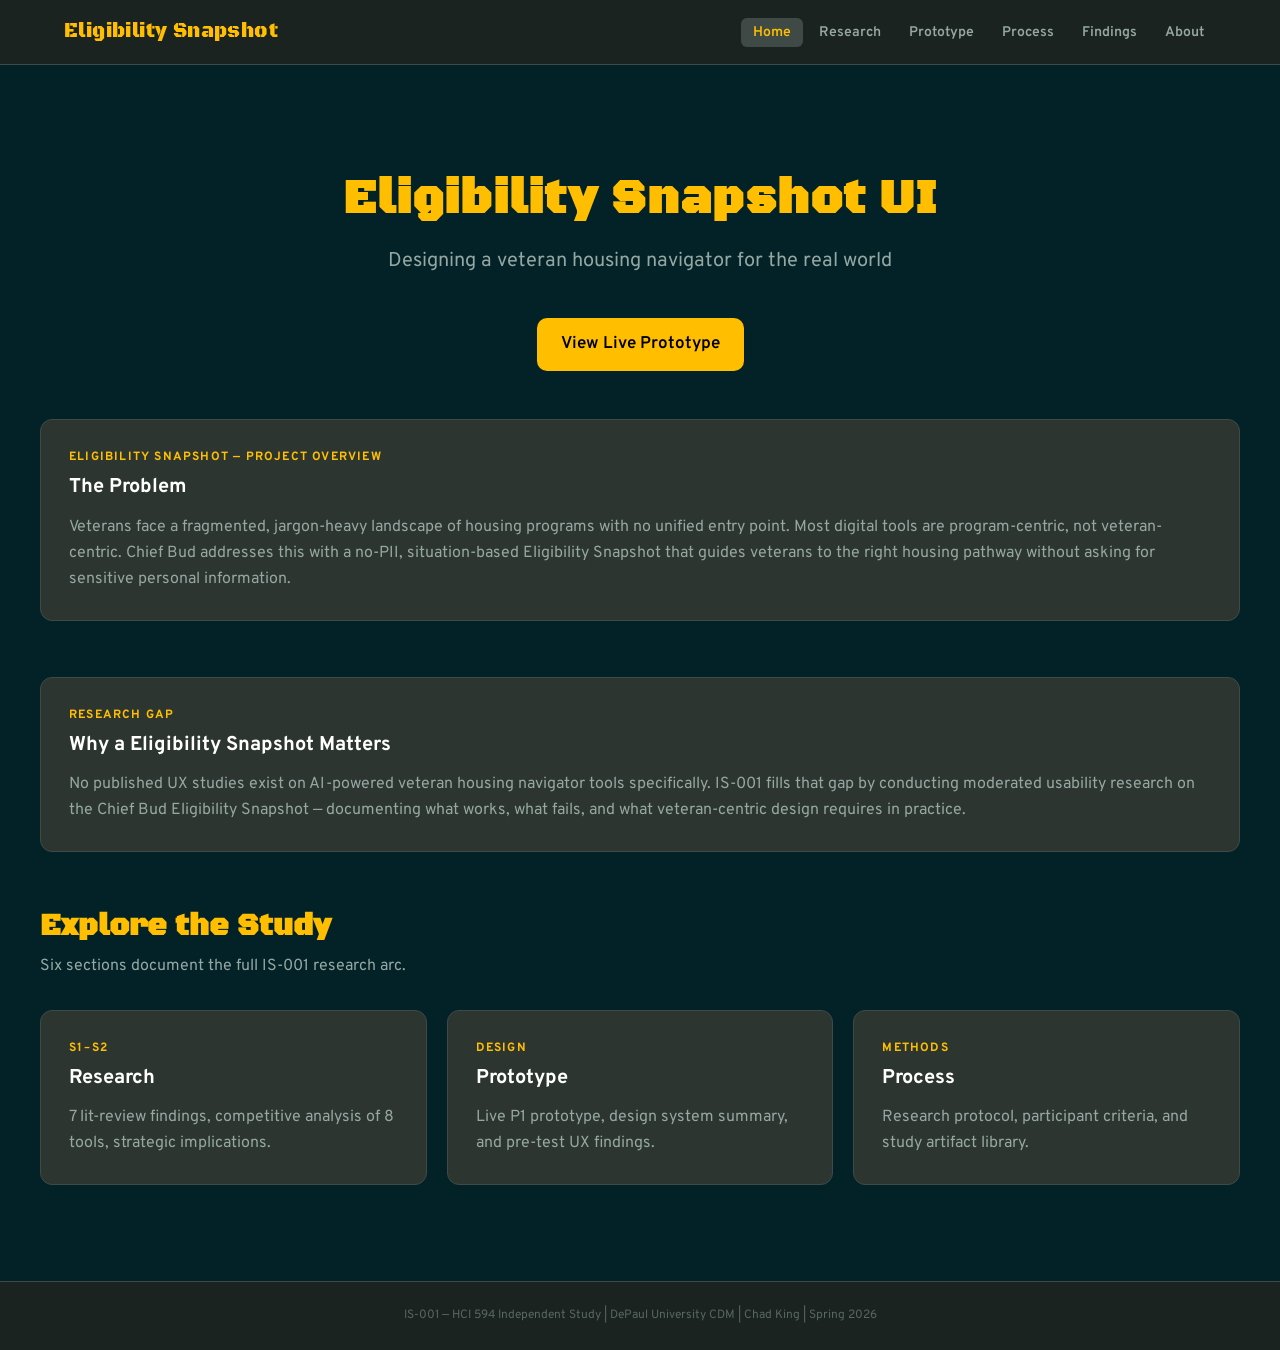
<file: index.html>
<!DOCTYPE html>
<html lang="en">
<head>
  <meta charset="UTF-8" />
  <meta name="viewport" content="width=device-width, initial-scale=1.0" />
  <title>Eligibility Snapshot UI — IS-001 | DePaul HCI 594</title>
  <meta name="description" content="Chief Bud IS-001: Designing a veteran housing navigator for the real world. DePaul University HCI 594 Independent Study capstone by Chad King." />
  <link rel="stylesheet" href="assets/css/styles.css" />
</head>
<body>

  <!-- ===== NAV ===== -->
  <nav class="site-nav">
    <div class="nav-inner">
      <a href="index.html" class="nav-logo">Eligibility Snapshot</a>
      <button class="nav-toggle" aria-label="Toggle navigation" onclick="this.closest('nav').querySelector('.nav-links').classList.toggle('is-open')">
        <span></span><span></span><span></span>
      </button>
      <ul class="nav-links">
        <li><a href="index.html" class="active">Home</a></li>
        <li><a href="research.html">Research</a></li>
        <li><a href="prototype.html">Prototype</a></li>
        <li><a href="process.html">Process</a></li>
        <li><a href="findings.html">Findings</a></li>
        <li><a href="about.html">About</a></li>
      </ul>
    </div>
  </nav>

  <!-- ===== MAIN ===== -->
  <main class="site-main">
    <div class="container">

      <!-- Hero -->
      <section class="hero">
        <h1 class="hero__title">Eligibility Snapshot UI</h1>
        <p class="hero__subtitle">Designing a veteran housing navigator for the real world</p>
        <a href="https://pilot-dev.chiefbud.com" class="btn btn--primary btn--lg" target="_blank" rel="noopener">View Live Prototype</a>
      </section>

      <!-- Problem Overview -->
      <section class="section-block">
        <div class="card">
          <p class="card__label">Eligibility Snapshot — Project Overview</p>
          <h2 class="card__title">The Problem</h2>
          <p class="card__body">
            Veterans face a fragmented, jargon-heavy landscape of housing programs with no unified entry point. Most digital tools are program-centric, not veteran-centric. Chief Bud addresses this with a no-PII, situation-based Eligibility Snapshot that guides veterans to the right housing pathway without asking for sensitive personal information.
          </p>
        </div>
      </section>

      <!-- Research Gap -->
      <section class="section-block">
        <div class="card">
          <p class="card__label">Research Gap</p>
          <h2 class="card__title">Why a Eligibility Snapshot Matters</h2>
          <p class="card__body">
            No published UX studies exist on AI-powered veteran housing navigator tools specifically. IS-001 fills that gap by conducting moderated usability research on the Chief Bud Eligibility Snapshot — documenting what works, what fails, and what veteran-centric design requires in practice.
          </p>
        </div>
      </section>



      <!-- Quick nav cards -->
      <section class="section-block">
        <h2 class="section-title">Explore the Study</h2>
        <p class="section-subtitle">Six sections document the full IS-001 research arc.</p>
        <div class="card-grid card-grid--3">
          <a href="research.html" class="card" style="text-decoration:none;display:block;">
            <p class="card__label">S1–S2</p>
            <h3 class="card__title">Research</h3>
            <p class="card__body">7 lit-review findings, competitive analysis of 8 tools, strategic implications.</p>
          </a>
          <a href="prototype.html" class="card" style="text-decoration:none;display:block;">
            <p class="card__label">Design</p>
            <h3 class="card__title">Prototype</h3>
            <p class="card__body">Live P1 prototype, design system summary, and pre-test UX findings.</p>
          </a>
          <a href="process.html" class="card" style="text-decoration:none;display:block;">
            <p class="card__label">Methods</p>
            <h3 class="card__title">Process</h3>
            <p class="card__body">Research protocol, participant criteria, and study artifact library.</p>
          </a>
        </div>
      </section>

    </div>
  </main>

  <!-- ===== FOOTER ===== -->
  <footer class="site-footer">
    <p>IS-001 — HCI 594 Independent Study | DePaul University CDM | Chad King | Spring 2026</p>
  </footer>

</body>
</html>
</file>
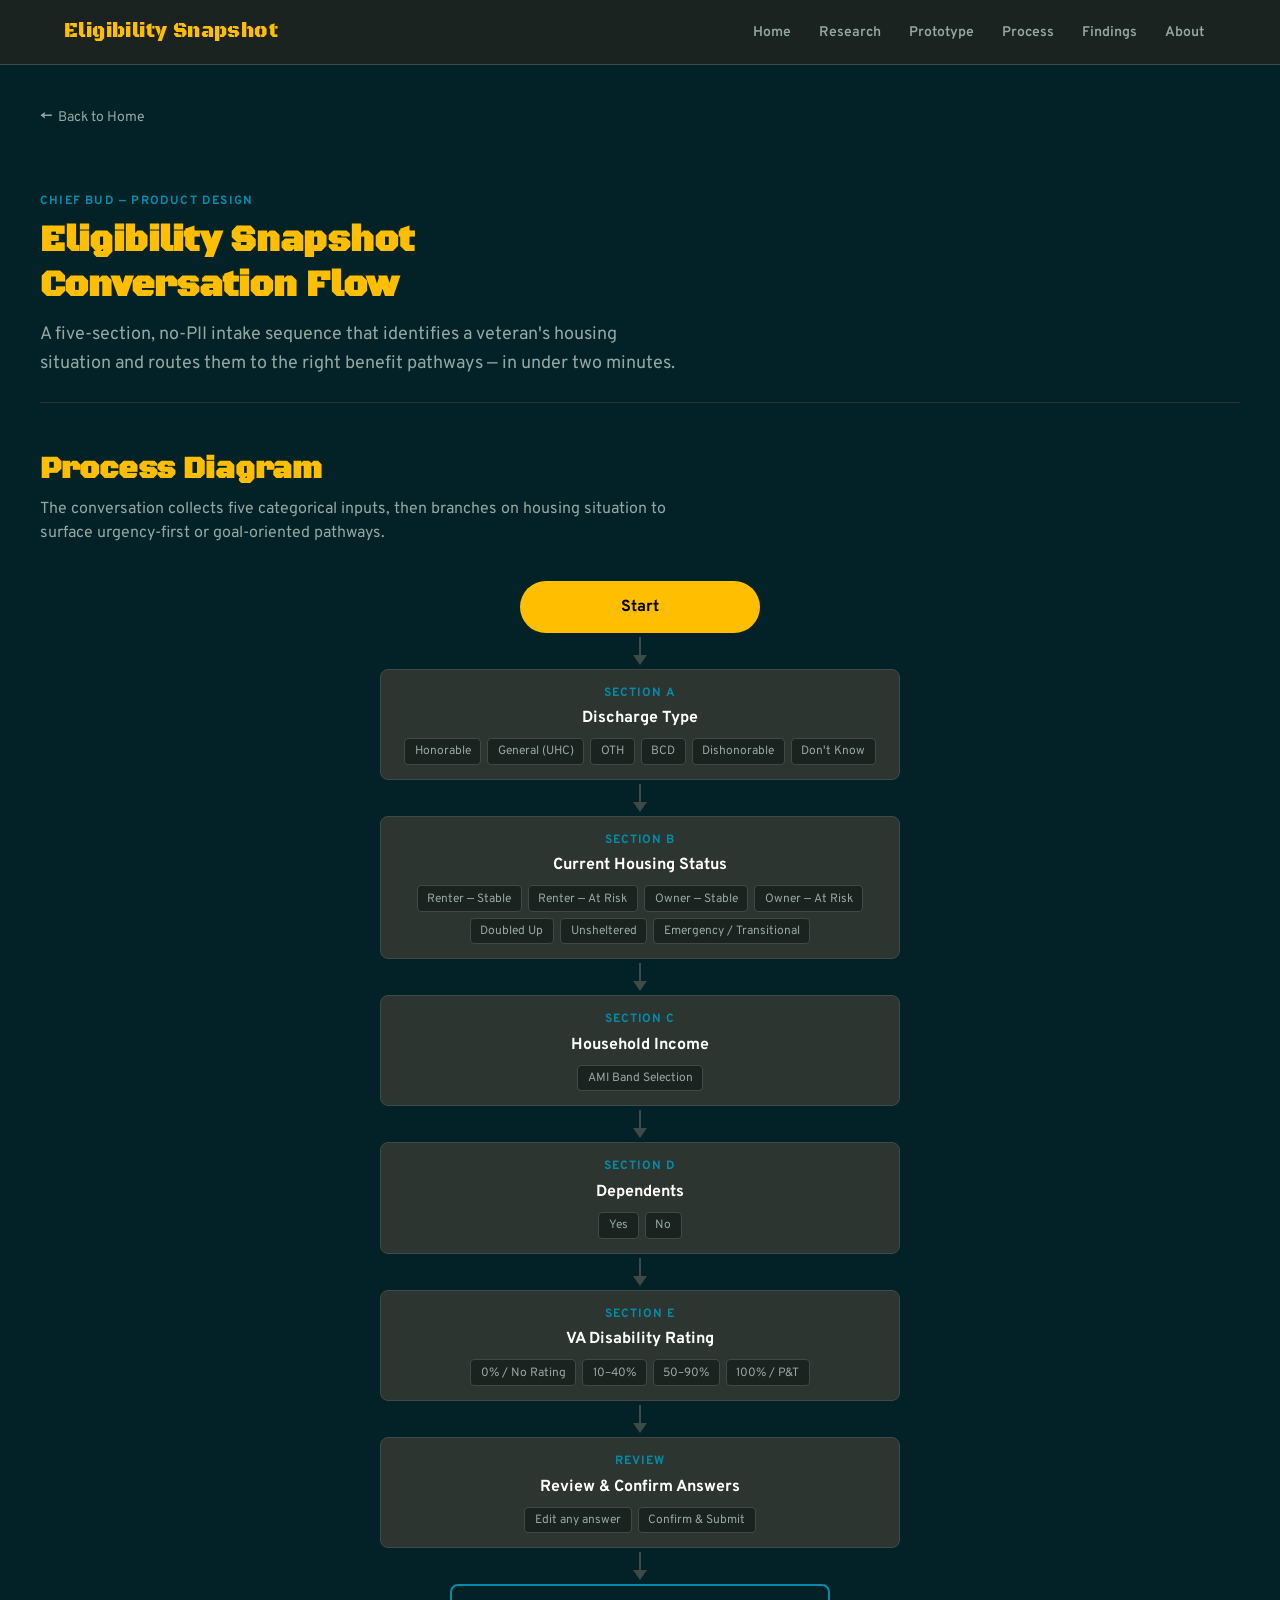
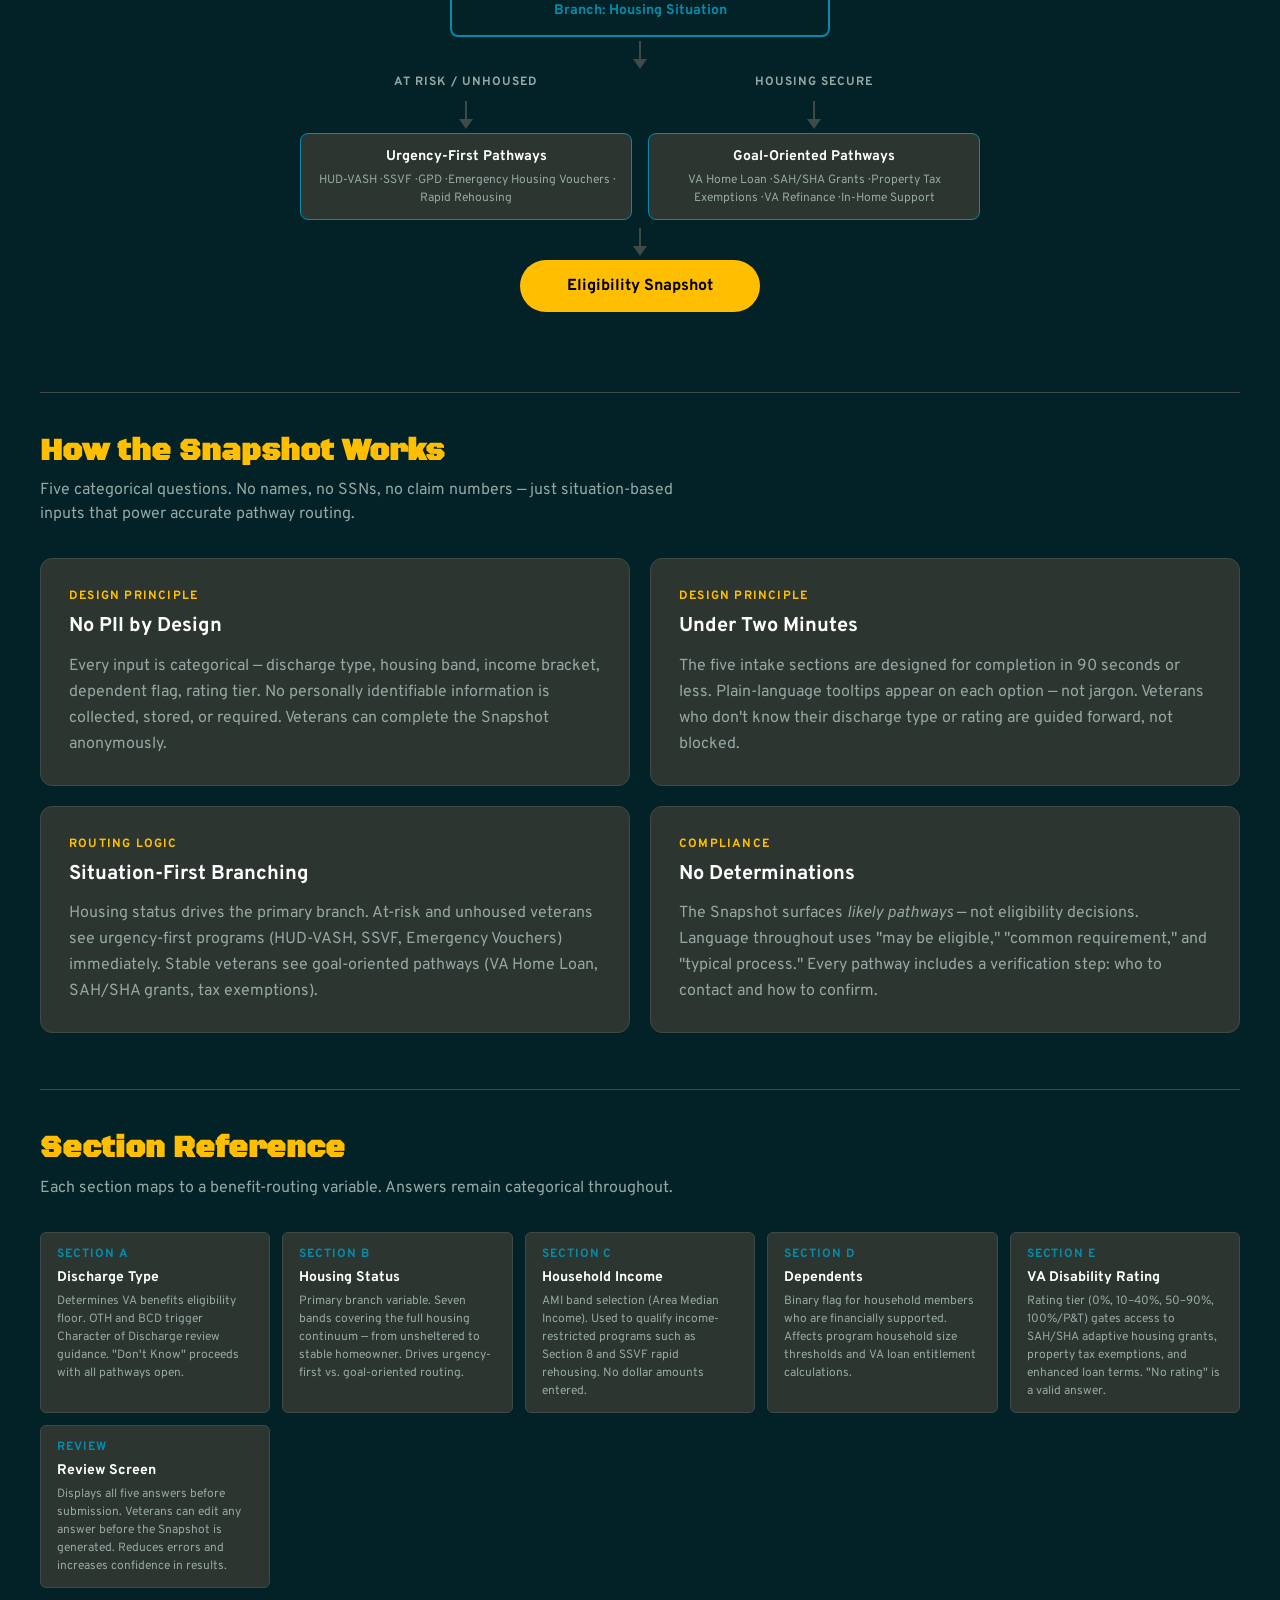
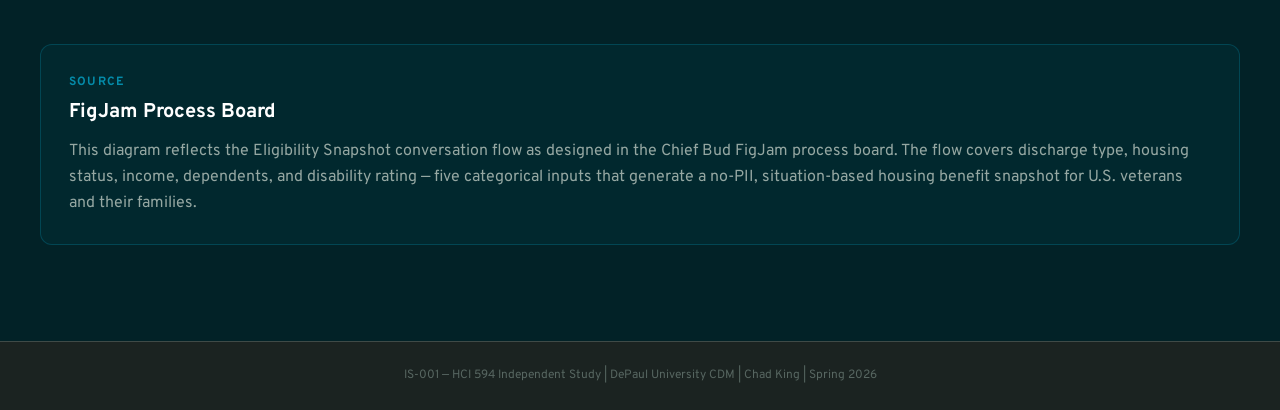
<file: i/index.html>
<!DOCTYPE html>
<html lang="en">
<head>
  <meta charset="UTF-8" />
  <meta name="viewport" content="width=device-width, initial-scale=1.0" />
  <title>Eligibility Snapshot — Conversation Flow | Chief Bud</title>
  <meta name="description" content="Process diagram and description of the Chief Bud Eligibility Snapshot conversation flow — five intake sections, branching logic, and benefit pathway routing." />
  <link rel="stylesheet" href="../assets/css/styles.css" />
  <style>
    /* ── Flow Diagram ────────────────────────────────────────── */
    .flow-wrap {
      overflow-x: auto;
      padding: 0.25rem 0 1.5rem;
    }

    .flow {
      display: flex;
      flex-direction: column;
      align-items: center;
      gap: 0;
      min-width: 320px;
      max-width: 700px;
      margin: 0 auto;
    }

    /* Node types */
    .flow-node {
      width: 100%;
      max-width: 520px;
      border-radius: 8px;
      padding: 0.875rem 1.25rem;
      text-align: center;
      font-family: var(--font-sans);
      font-size: var(--text-sm);
      position: relative;
    }

    .flow-node--start,
    .flow-node--end {
      background: var(--color-primary);
      color: var(--color-primary-fg);
      font-weight: 700;
      border-radius: 999px;
      font-size: var(--text-base);
      max-width: 240px;
    }

    .flow-node--step {
      background: var(--color-surface-card);
      border: 1px solid var(--color-border);
      color: var(--color-text-base);
    }

    .flow-node--step .node-label {
      display: block;
      font-size: var(--text-xs);
      color: var(--color-accent);
      font-weight: 700;
      letter-spacing: 0.08em;
      text-transform: uppercase;
      margin-bottom: 0.3rem;
    }

    .flow-node--step .node-title {
      font-weight: 700;
      font-size: var(--text-base);
      color: var(--color-text-base);
      margin-bottom: 0.25rem;
    }

    .flow-node--step .node-options {
      display: flex;
      flex-wrap: wrap;
      gap: 0.375rem;
      justify-content: center;
      margin-top: 0.5rem;
    }

    .flow-node--step .node-option {
      background: var(--color-surface-raised);
      border: 1px solid var(--color-border);
      border-radius: 4px;
      padding: 0.2rem 0.6rem;
      font-size: var(--text-xs);
      color: var(--color-text-muted);
    }

    .flow-node--branch {
      background: transparent;
      border: 2px solid var(--color-accent);
      color: var(--color-accent);
      border-radius: 8px;
      font-weight: 700;
      font-size: var(--text-sm);
      max-width: 380px;
    }

    /* Arrows between nodes */
    .flow-arrow {
      display: flex;
      flex-direction: column;
      align-items: center;
      gap: 0;
      color: var(--color-text-subtle);
      line-height: 1;
      padding: 4px 0;
    }

    .flow-arrow__line {
      width: 2px;
      height: 18px;
      background: var(--color-border);
    }

    .flow-arrow__head {
      width: 0;
      height: 0;
      border-left: 7px solid transparent;
      border-right: 7px solid transparent;
      border-top: 10px solid var(--color-border);
    }

    /* Branch split layout */
    .flow-split {
      display: flex;
      gap: 1rem;
      width: 100%;
      max-width: 680px;
      justify-content: center;
    }

    .flow-branch {
      flex: 1;
      min-width: 0;
      display: flex;
      flex-direction: column;
      align-items: center;
      gap: 0;
    }

    .flow-branch__label {
      font-size: var(--text-xs);
      font-weight: 700;
      text-transform: uppercase;
      letter-spacing: 0.08em;
      color: var(--color-text-muted);
      margin-bottom: 6px;
      text-align: center;
    }

    .flow-node--outcome {
      background: var(--color-surface-card);
      border: 1px solid var(--color-accent);
      border-radius: 8px;
      padding: 0.75rem 1rem;
      text-align: center;
      width: 100%;
    }

    .flow-node--outcome .node-title {
      font-weight: 700;
      font-size: var(--text-sm);
      color: var(--color-text-base);
      margin-bottom: 0.25rem;
    }

    .flow-node--outcome .node-desc {
      font-size: var(--text-xs);
      color: var(--color-text-muted);
    }

    /* Section key */
    .section-key {
      display: grid;
      grid-template-columns: repeat(auto-fill, minmax(200px, 1fr));
      gap: 0.75rem;
      margin-top: 1rem;
    }

    .key-item {
      background: var(--color-surface-card);
      border: 1px solid var(--color-border);
      border-radius: 6px;
      padding: 0.75rem 1rem;
    }

    .key-item__code {
      font-size: var(--text-xs);
      font-weight: 700;
      text-transform: uppercase;
      letter-spacing: 0.08em;
      color: var(--color-accent);
      margin-bottom: 0.25rem;
    }

    .key-item__title {
      font-weight: 700;
      font-size: var(--text-sm);
      color: var(--color-text-base);
      margin-bottom: 0.25rem;
    }

    .key-item__desc {
      font-size: var(--text-xs);
      color: var(--color-text-muted);
    }

    /* Back link */
    .back-link {
      display: inline-flex;
      align-items: center;
      gap: 0.4rem;
      font-size: var(--text-sm);
      color: var(--color-text-muted);
      margin-bottom: 1.5rem;
      transition: color 120ms ease;
    }

    .back-link:hover {
      color: var(--color-accent);
    }

    .back-link__arrow {
      font-size: 1rem;
      line-height: 1;
    }

    /* Design note badge */
    .design-note {
      display: inline-block;
      background: rgba(4,139,168,0.12);
      border: 1px solid rgba(4,139,168,0.3);
      border-radius: 4px;
      padding: 0.15rem 0.5rem;
      font-size: var(--text-xs);
      color: var(--color-accent);
      font-weight: 600;
      margin-left: 0.5rem;
      vertical-align: middle;
    }

    /* Responsive */
    @media (max-width: 600px) {
      .flow-split {
        flex-direction: column;
        align-items: center;
      }

      .flow-branch {
        width: 100%;
        max-width: 420px;
      }

      .section-key {
        grid-template-columns: 1fr;
      }
    }
  </style>
</head>
<body>

  <!-- ===== NAV ===== -->
  <nav class="site-nav">
    <div class="nav-inner">
      <a href="../index.html" class="nav-logo">Eligibility Snapshot</a>
      <button class="nav-toggle" aria-label="Toggle navigation" onclick="this.closest('nav').querySelector('.nav-links').classList.toggle('is-open')">
        <span></span><span></span><span></span>
      </button>
      <ul class="nav-links">
        <li><a href="../index.html">Home</a></li>
        <li><a href="../research.html">Research</a></li>
        <li><a href="../prototype.html">Prototype</a></li>
        <li><a href="../process.html">Process</a></li>
        <li><a href="../findings.html">Findings</a></li>
        <li><a href="../about.html">About</a></li>
      </ul>
    </div>
  </nav>

  <!-- ===== MAIN ===== -->
  <main class="site-main">
    <div class="container">

      <a href="../index.html" class="back-link">
        <span class="back-link__arrow">←</span> Back to Home
      </a>

      <div class="page-header">
        <p class="page-header__eyebrow">Chief Bud — Product Design</p>
        <h1 class="page-header__title">Eligibility Snapshot<br>Conversation Flow</h1>
        <p class="page-header__desc">A five-section, no-PII intake sequence that identifies a veteran's housing situation and routes them to the right benefit pathways — in under two minutes.</p>
      </div>

      <!-- ─── PROCESS DIAGRAM ─── -->
      <section class="section-block">
        <h2 class="section-title">Process Diagram</h2>
        <p class="section-subtitle">The conversation collects five categorical inputs, then branches on housing situation to surface urgency-first or goal-oriented pathways.</p>

        <div class="flow-wrap">
          <div class="flow">

            <!-- START -->
            <div class="flow-node flow-node--start">Start</div>
            <div class="flow-arrow"><div class="flow-arrow__line"></div><div class="flow-arrow__head"></div></div>

            <!-- SECTION A -->
            <div class="flow-node flow-node--step">
              <span class="node-label">Section A</span>
              <div class="node-title">Discharge Type</div>
              <div class="node-options">
                <span class="node-option">Honorable</span>
                <span class="node-option">General (UHC)</span>
                <span class="node-option">OTH</span>
                <span class="node-option">BCD</span>
                <span class="node-option">Dishonorable</span>
                <span class="node-option">Don't Know</span>
              </div>
            </div>
            <div class="flow-arrow"><div class="flow-arrow__line"></div><div class="flow-arrow__head"></div></div>

            <!-- SECTION B -->
            <div class="flow-node flow-node--step">
              <span class="node-label">Section B</span>
              <div class="node-title">Current Housing Status</div>
              <div class="node-options">
                <span class="node-option">Renter — Stable</span>
                <span class="node-option">Renter — At Risk</span>
                <span class="node-option">Owner — Stable</span>
                <span class="node-option">Owner — At Risk</span>
                <span class="node-option">Doubled Up</span>
                <span class="node-option">Unsheltered</span>
                <span class="node-option">Emergency / Transitional</span>
              </div>
            </div>
            <div class="flow-arrow"><div class="flow-arrow__line"></div><div class="flow-arrow__head"></div></div>

            <!-- SECTION C -->
            <div class="flow-node flow-node--step">
              <span class="node-label">Section C</span>
              <div class="node-title">Household Income</div>
              <div class="node-options">
                <span class="node-option">AMI Band Selection</span>
              </div>
            </div>
            <div class="flow-arrow"><div class="flow-arrow__line"></div><div class="flow-arrow__head"></div></div>

            <!-- SECTION D -->
            <div class="flow-node flow-node--step">
              <span class="node-label">Section D</span>
              <div class="node-title">Dependents</div>
              <div class="node-options">
                <span class="node-option">Yes</span>
                <span class="node-option">No</span>
              </div>
            </div>
            <div class="flow-arrow"><div class="flow-arrow__line"></div><div class="flow-arrow__head"></div></div>

            <!-- SECTION E -->
            <div class="flow-node flow-node--step">
              <span class="node-label">Section E</span>
              <div class="node-title">VA Disability Rating</div>
              <div class="node-options">
                <span class="node-option">0% / No Rating</span>
                <span class="node-option">10–40%</span>
                <span class="node-option">50–90%</span>
                <span class="node-option">100% / P&amp;T</span>
              </div>
            </div>
            <div class="flow-arrow"><div class="flow-arrow__line"></div><div class="flow-arrow__head"></div></div>

            <!-- REVIEW SCREEN -->
            <div class="flow-node flow-node--step">
              <span class="node-label">Review</span>
              <div class="node-title">Review &amp; Confirm Answers</div>
              <div class="node-options">
                <span class="node-option">Edit any answer</span>
                <span class="node-option">Confirm &amp; Submit</span>
              </div>
            </div>
            <div class="flow-arrow"><div class="flow-arrow__line"></div><div class="flow-arrow__head"></div></div>

            <!-- BRANCH GATE -->
            <div class="flow-node flow-node--branch">
              Branch: Housing Situation
            </div>
            <div class="flow-arrow"><div class="flow-arrow__line"></div><div class="flow-arrow__head"></div></div>

            <!-- SPLIT -->
            <div class="flow-split">

              <!-- PATH A -->
              <div class="flow-branch">
                <div class="flow-branch__label">At Risk / Unhoused</div>
                <div class="flow-arrow"><div class="flow-arrow__line"></div><div class="flow-arrow__head"></div></div>
                <div class="flow-node flow-node--outcome">
                  <div class="node-title">Urgency-First Pathways</div>
                  <div class="node-desc">HUD-VASH · SSVF · GPD · Emergency Housing Vouchers · Rapid Rehousing</div>
                </div>
              </div>

              <!-- PATH B -->
              <div class="flow-branch">
                <div class="flow-branch__label">Housing Secure</div>
                <div class="flow-arrow"><div class="flow-arrow__line"></div><div class="flow-arrow__head"></div></div>
                <div class="flow-node flow-node--outcome">
                  <div class="node-title">Goal-Oriented Pathways</div>
                  <div class="node-desc">VA Home Loan · SAH/SHA Grants · Property Tax Exemptions · VA Refinance · In-Home Support</div>
                </div>
              </div>

            </div>

            <!-- Converge arrow -->
            <div class="flow-arrow" style="margin-top:4px;"><div class="flow-arrow__line"></div><div class="flow-arrow__head"></div></div>

            <!-- END -->
            <div class="flow-node flow-node--end">Eligibility Snapshot</div>

          </div>
        </div>
      </section>

      <hr class="divider" />

      <!-- ─── DESCRIPTION ─── -->
      <section class="section-block">
        <h2 class="section-title">How the Snapshot Works</h2>
        <p class="section-subtitle">Five categorical questions. No names, no SSNs, no claim numbers — just situation-based inputs that power accurate pathway routing.</p>

        <div class="card-grid card-grid--2" style="margin-top:1.25rem;">

          <div class="card">
            <p class="card__label">Design Principle</p>
            <h3 class="card__title">No PII by Design</h3>
            <p class="card__body">Every input is categorical — discharge type, housing band, income bracket, dependent flag, rating tier. No personally identifiable information is collected, stored, or required. Veterans can complete the Snapshot anonymously.</p>
          </div>

          <div class="card">
            <p class="card__label">Design Principle</p>
            <h3 class="card__title">Under Two Minutes</h3>
            <p class="card__body">The five intake sections are designed for completion in 90 seconds or less. Plain-language tooltips appear on each option — not jargon. Veterans who don't know their discharge type or rating are guided forward, not blocked.</p>
          </div>

          <div class="card">
            <p class="card__label">Routing Logic</p>
            <h3 class="card__title">Situation-First Branching</h3>
            <p class="card__body">Housing status drives the primary branch. At-risk and unhoused veterans see urgency-first programs (HUD-VASH, SSVF, Emergency Vouchers) immediately. Stable veterans see goal-oriented pathways (VA Home Loan, SAH/SHA grants, tax exemptions).</p>
          </div>

          <div class="card">
            <p class="card__label">Compliance</p>
            <h3 class="card__title">No Determinations</h3>
            <p class="card__body">The Snapshot surfaces <em>likely pathways</em> — not eligibility decisions. Language throughout uses "may be eligible," "common requirement," and "typical process." Every pathway includes a verification step: who to contact and how to confirm.</p>
          </div>

        </div>
      </section>

      <hr class="divider" />

      <!-- ─── SECTION KEY ─── -->
      <section class="section-block">
        <h2 class="section-title">Section Reference</h2>
        <p class="section-subtitle">Each section maps to a benefit-routing variable. Answers remain categorical throughout.</p>

        <div class="section-key">

          <div class="key-item">
            <div class="key-item__code">Section A</div>
            <div class="key-item__title">Discharge Type</div>
            <div class="key-item__desc">Determines VA benefits eligibility floor. OTH and BCD trigger Character of Discharge review guidance. "Don't Know" proceeds with all pathways open.</div>
          </div>

          <div class="key-item">
            <div class="key-item__code">Section B</div>
            <div class="key-item__title">Housing Status</div>
            <div class="key-item__desc">Primary branch variable. Seven bands covering the full housing continuum — from unsheltered to stable homeowner. Drives urgency-first vs. goal-oriented routing.</div>
          </div>

          <div class="key-item">
            <div class="key-item__code">Section C</div>
            <div class="key-item__title">Household Income</div>
            <div class="key-item__desc">AMI band selection (Area Median Income). Used to qualify income-restricted programs such as Section 8 and SSVF rapid rehousing. No dollar amounts entered.</div>
          </div>

          <div class="key-item">
            <div class="key-item__code">Section D</div>
            <div class="key-item__title">Dependents</div>
            <div class="key-item__desc">Binary flag for household members who are financially supported. Affects program household size thresholds and VA loan entitlement calculations.</div>
          </div>

          <div class="key-item">
            <div class="key-item__code">Section E</div>
            <div class="key-item__title">VA Disability Rating</div>
            <div class="key-item__desc">Rating tier (0%, 10–40%, 50–90%, 100%/P&amp;T) gates access to SAH/SHA adaptive housing grants, property tax exemptions, and enhanced loan terms. "No rating" is a valid answer.</div>
          </div>

          <div class="key-item">
            <div class="key-item__code">Review</div>
            <div class="key-item__title">Review Screen</div>
            <div class="key-item__desc">Displays all five answers before submission. Veterans can edit any answer before the Snapshot is generated. Reduces errors and increases confidence in results.</div>
          </div>

        </div>
      </section>

      <!-- Design note -->
      <section class="section-block">
        <div class="card" style="border-color: rgba(4,139,168,0.3); background-color: rgba(4,139,168,0.06);">
          <p class="card__label" style="color: var(--color-accent);">Source</p>
          <h3 class="card__title">FigJam Process Board</h3>
          <p class="card__body">This diagram reflects the Eligibility Snapshot conversation flow as designed in the Chief Bud FigJam process board. The flow covers discharge type, housing status, income, dependents, and disability rating — five categorical inputs that generate a no-PII, situation-based housing benefit snapshot for U.S. veterans and their families.</p>
        </div>
      </section>

    </div>
  </main>

  <!-- ===== FOOTER ===== -->
  <footer class="site-footer">
    <p>IS-001 — HCI 594 Independent Study | DePaul University CDM | Chad King | Spring 2026</p>
  </footer>

</body>
</html>
</file>
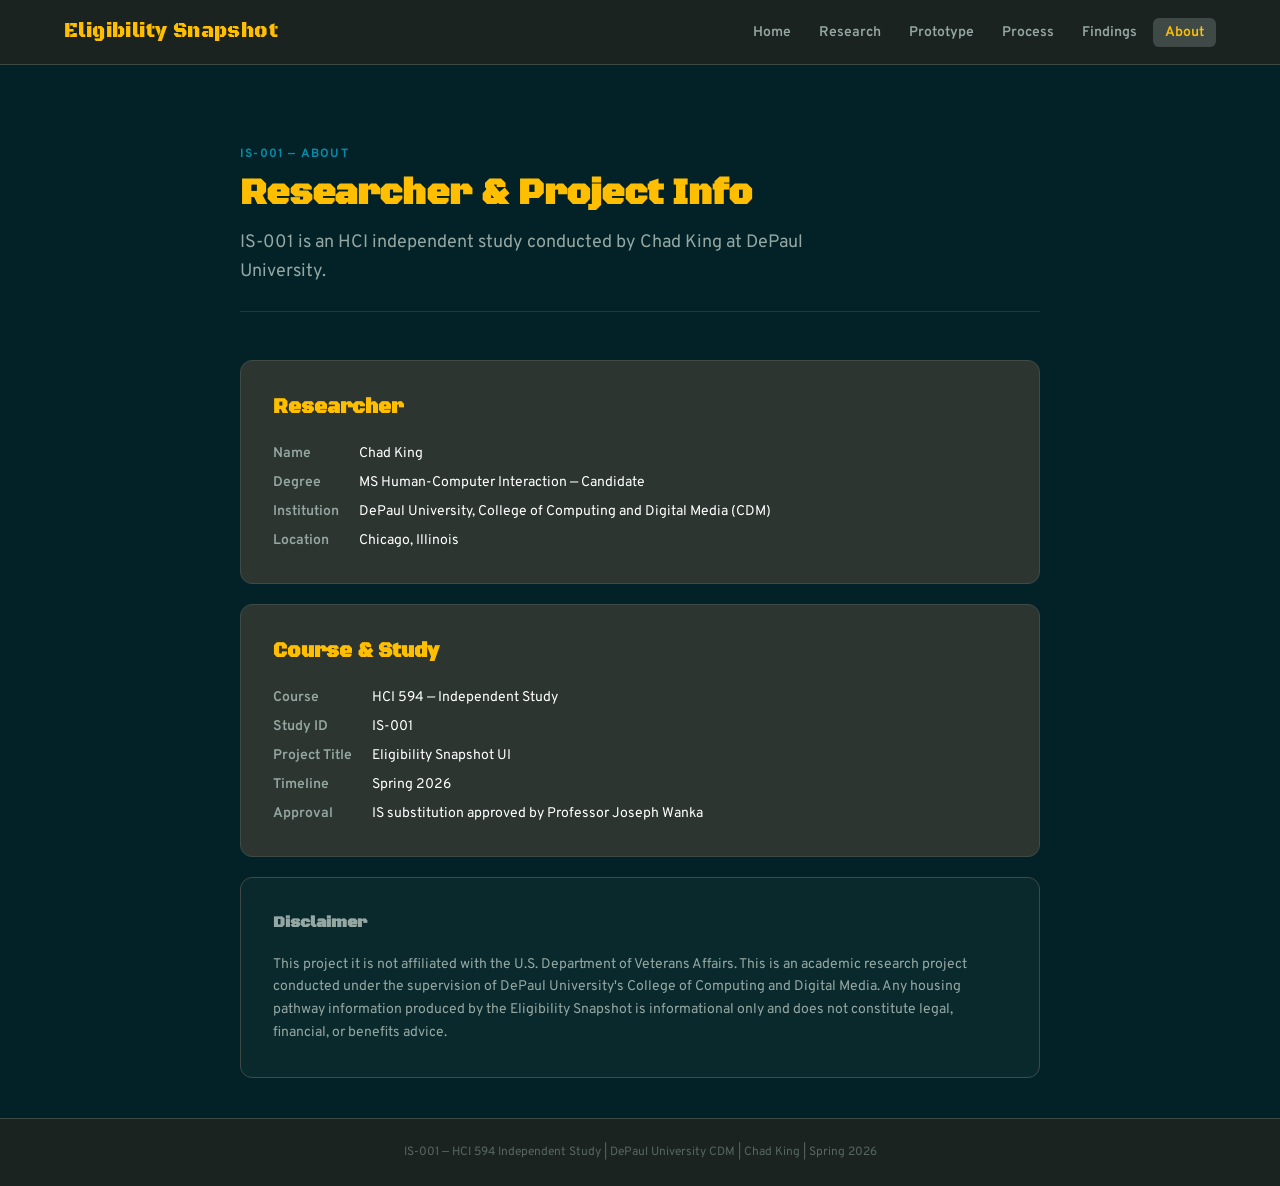
<file: about.html>
<!DOCTYPE html>
<html lang="en">
<head>
  <meta charset="UTF-8" />
  <meta name="viewport" content="width=device-width, initial-scale=1.0" />
  <title>About — IS-001 | DePaul HCI 594</title>
  <meta name="description" content="About IS-001: researcher Chad King, DePaul University HCI 594 Independent Study, Chief Bud Corporation, Spring 2026." />
  <link rel="stylesheet" href="assets/css/styles.css" />
</head>
<body>

  <!-- ===== NAV ===== -->
  <nav class="site-nav">
    <div class="nav-inner">
      <a href="index.html" class="nav-logo">Eligibility Snapshot</a>
      <button class="nav-toggle" aria-label="Toggle navigation" onclick="this.closest('nav').querySelector('.nav-links').classList.toggle('is-open')">
        <span></span><span></span><span></span>
      </button>
      <ul class="nav-links">
        <li><a href="index.html">Home</a></li>
        <li><a href="research.html">Research</a></li>
        <li><a href="prototype.html">Prototype</a></li>
        <li><a href="process.html">Process</a></li>
        <li><a href="findings.html">Findings</a></li>
        <li><a href="about.html" class="active">About</a></li>
      </ul>
    </div>
  </nav>

  <!-- ===== MAIN ===== -->
  <main class="site-main">
    <div class="container--narrow">

      <div class="page-header">
        <p class="page-header__eyebrow">IS-001 — About</p>
        <h1 class="page-header__title">Researcher &amp; Project Info</h1>
        <p class="page-header__desc">IS-001 is an HCI independent study conducted by Chad King at DePaul University.</p>
      </div>

      <!-- Researcher -->
      <div class="about-card">
        <h2 class="about-card__heading">Researcher</h2>
        <dl class="dl-grid">
          <dt>Name</dt>
          <dd>Chad King</dd>
          <dt>Degree</dt>
          <dd>MS Human-Computer Interaction — Candidate</dd>
          <dt>Institution</dt>
          <dd>DePaul University, College of Computing and Digital Media (CDM)</dd>
          <dt>Location</dt>
          <dd>Chicago, Illinois</dd>
        </dl>
      </div>

      <!-- Course -->
      <div class="about-card">
        <h2 class="about-card__heading">Course &amp; Study</h2>
        <dl class="dl-grid">
          <dt>Course</dt>
          <dd>HCI 594 — Independent Study</dd>
          <dt>Study ID</dt>
          <dd>IS-001</dd>
          <dt>Project Title</dt>
          <dd>Eligibility Snapshot UI</dd>
          <dt>Timeline</dt>
          <dd>Spring 2026</dd>
          <dt>Approval</dt>
          <dd>IS substitution approved by Professor Joseph Wanka</dd>

        </dl>
      </div>


      <!-- Disclaimer -->
      <div class="about-card" style="border-color: rgba(163, 9%, 62%, 0.3); background-color: rgba(150,168,163,0.05);">
        <h2 class="about-card__heading" style="color: var(--color-text-muted); font-size: var(--text-base);">Disclaimer</h2>
        <p style="font-size: var(--text-sm); color: var(--color-text-muted); line-height: var(--leading-relaxed);">
          This project it is not affiliated with the U.S. Department of Veterans Affairs. This is an academic research project conducted under the supervision of DePaul University's College of Computing and Digital Media. Any housing pathway information produced by the Eligibility Snapshot is informational only and does not constitute legal, financial, or benefits advice.
        </p>
      </div>



    </div>
  </main>

  <!-- ===== FOOTER ===== -->
  <footer class="site-footer">
    <p>IS-001 — HCI 594 Independent Study | DePaul University CDM | Chad King | Spring 2026</p>
  </footer>

</body>
</html>
</file>
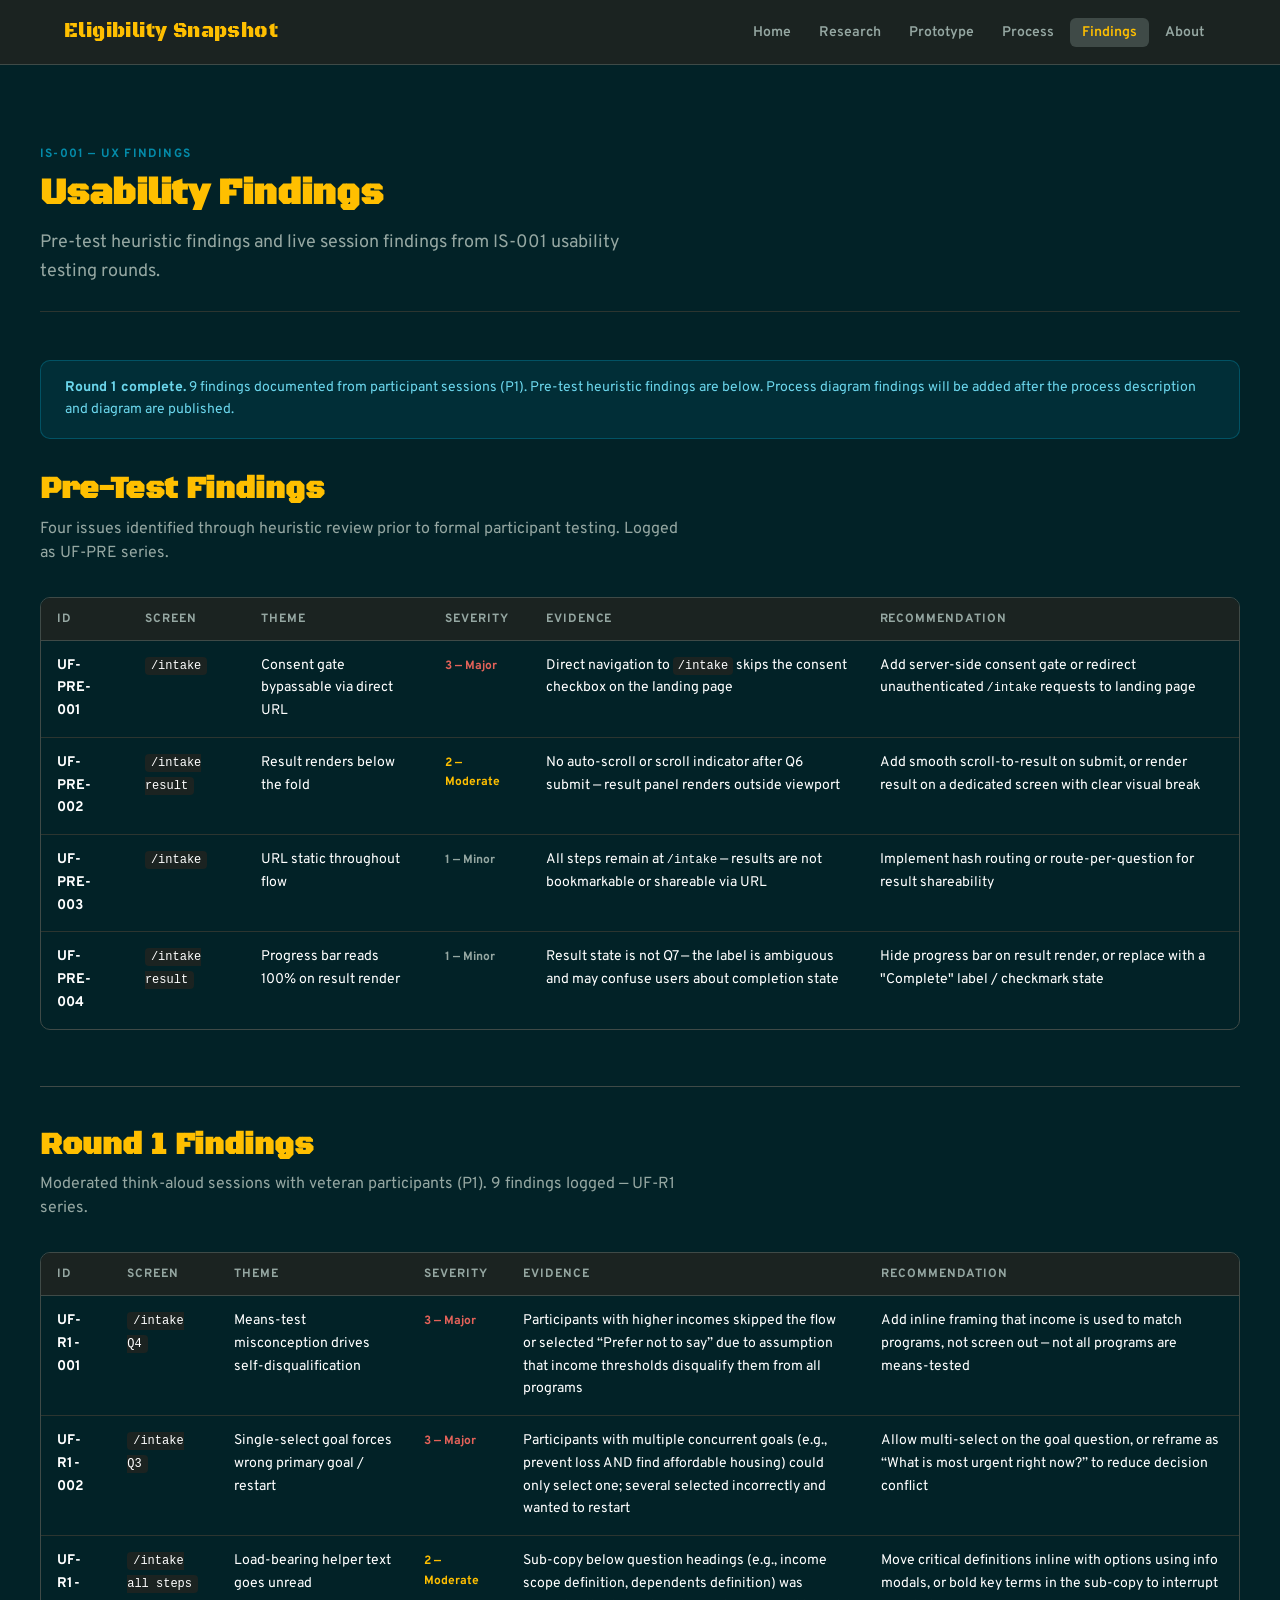
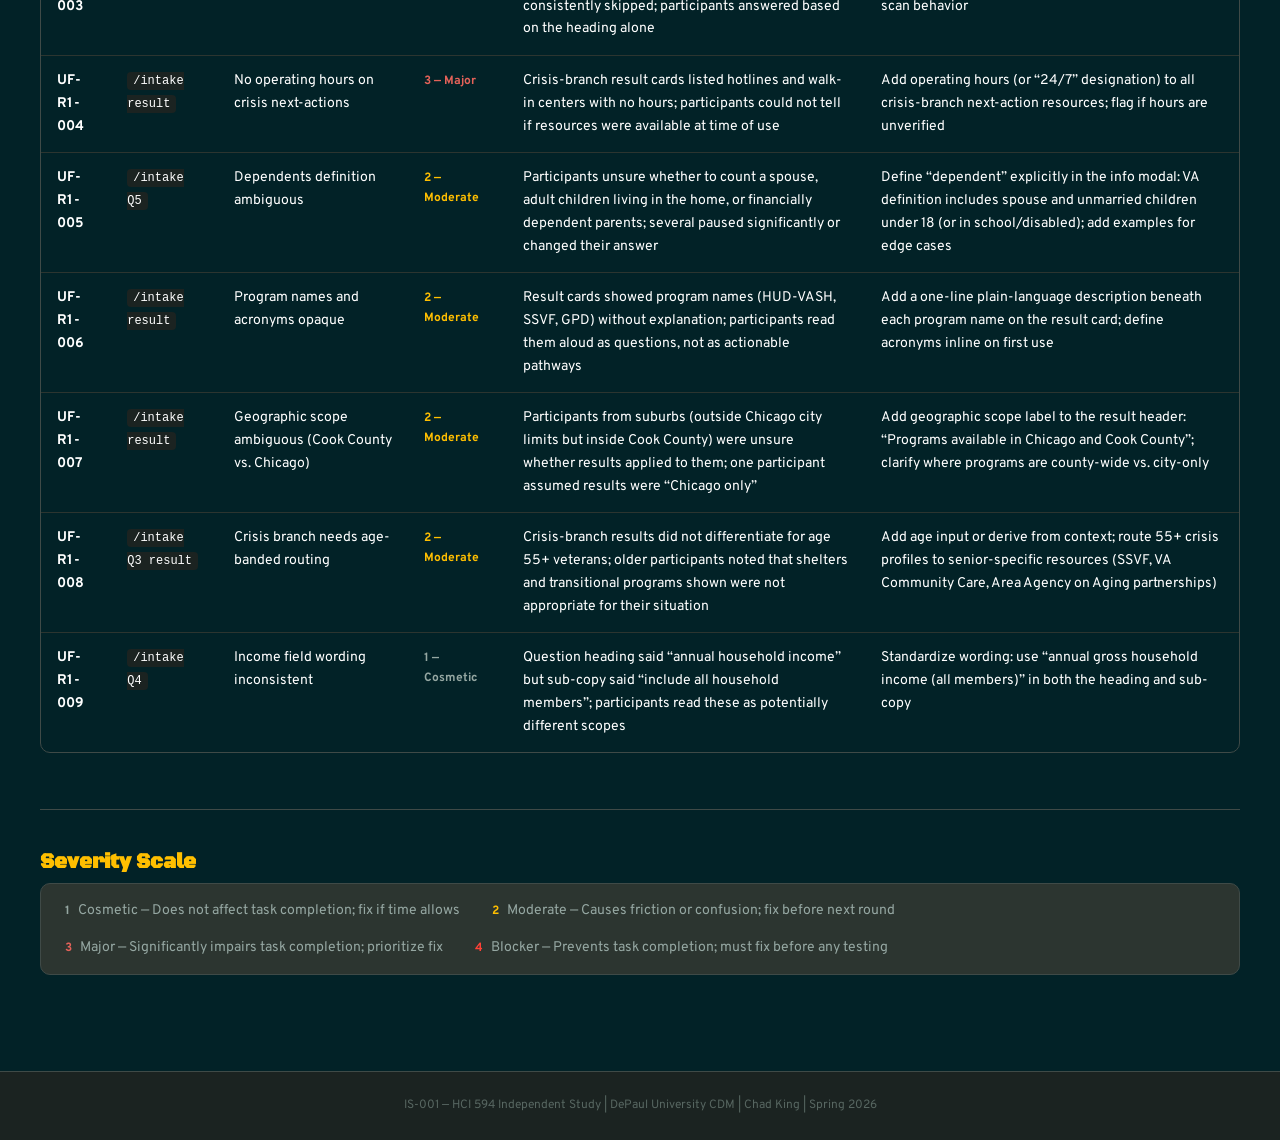
<file: findings.html>
<!DOCTYPE html>
<html lang="en">
<head>
  <meta charset="UTF-8" />
  <meta name="viewport" content="width=device-width, initial-scale=1.0" />
  <title>Findings — IS-001 | DePaul HCI 594</title>
  <meta name="description" content="IS-001 usability findings: pre-test heuristic issues and live Round 1 session findings for the Chief Bud Eligibility Snapshot." />
  <link rel="stylesheet" href="assets/css/styles.css" />
</head>
<body>

  <!-- ===== NAV ===== -->
  <nav class="site-nav">
    <div class="nav-inner">
      <a href="index.html" class="nav-logo">Eligibility Snapshot</a>
      <button class="nav-toggle" aria-label="Toggle navigation" onclick="this.closest('nav').querySelector('.nav-links').classList.toggle('is-open')">
        <span></span><span></span><span></span>
      </button>
      <ul class="nav-links">
        <li><a href="index.html">Home</a></li>
        <li><a href="research.html">Research</a></li>
        <li><a href="prototype.html">Prototype</a></li>
        <li><a href="process.html">Process</a></li>
        <li><a href="findings.html" class="active">Findings</a></li>
        <li><a href="about.html">About</a></li> 
      </ul>
    </div>
  </nav>

  <!-- ===== MAIN ===== -->
  <main class="site-main">
    <div class="container">

      <div class="page-header">
        <p class="page-header__eyebrow">IS-001 — UX Findings</p>
        <h1 class="page-header__title">Usability Findings</h1>
        <p class="page-header__desc">Pre-test heuristic findings and live session findings from IS-001 usability testing rounds.</p>
      </div>

      <!-- Status Banner -->
      <div class="banner banner--accent">
        <strong>Round 1 complete.</strong> 9 findings documented from participant sessions (P1). Pre-test heuristic findings are below. Process diagram findings will be added after the process description and diagram are published.
      </div>

      <!-- Pre-test Findings -->
      <section class="section-block">
        <h2 class="section-title">Pre-Test Findings</h2>
        <p class="section-subtitle">Four issues identified through heuristic review prior to formal participant testing. Logged as UF-PRE series.</p>
        <div class="table-wrap">
          <table>
            <thead>
              <tr>
                <th>ID</th>
                <th>Screen</th>
                <th>Theme</th>
                <th>Severity</th>
                <th>Evidence</th>
                <th>Recommendation</th>
              </tr>
            </thead>
            <tbody>
              <tr>
                <td><strong>UF-PRE-001</strong></td>
                <td><code style="font-size: var(--text-xs); background: var(--color-surface-raised); padding: 2px 6px; border-radius: 4px;">/intake</code></td>
                <td>Consent gate bypassable via direct URL</td>
                <td><span class="sev sev--3">3 — Major</span></td>
                <td>Direct navigation to <code style="font-size: var(--text-xs); background: var(--color-surface-raised); padding: 2px 5px; border-radius: 4px;">/intake</code> skips the consent checkbox on the landing page</td>
                <td>Add server-side consent gate or redirect unauthenticated <code style="font-size: var(--text-xs);">/intake</code> requests to landing page</td>
              </tr>
              <tr>
                <td><strong>UF-PRE-002</strong></td>
                <td><code style="font-size: var(--text-xs); background: var(--color-surface-raised); padding: 2px 6px; border-radius: 4px;">/intake result</code></td>
                <td>Result renders below the fold</td>
                <td><span class="sev sev--2">2 — Moderate</span></td>
                <td>No auto-scroll or scroll indicator after Q6 submit — result panel renders outside viewport</td>
                <td>Add smooth scroll-to-result on submit, or render result on a dedicated screen with clear visual break</td>
              </tr>
              <tr>
                <td><strong>UF-PRE-003</strong></td>
                <td><code style="font-size: var(--text-xs); background: var(--color-surface-raised); padding: 2px 6px; border-radius: 4px;">/intake</code></td>
                <td>URL static throughout flow</td>
                <td><span class="sev sev--1">1 — Minor</span></td>
                <td>All steps remain at <code style="font-size: var(--text-xs);">/intake</code> — results are not bookmarkable or shareable via URL</td>
                <td>Implement hash routing or route-per-question for result shareability</td>
              </tr>
              <tr>
                <td><strong>UF-PRE-004</strong></td>
                <td><code style="font-size: var(--text-xs); background: var(--color-surface-raised); padding: 2px 6px; border-radius: 4px;">/intake result</code></td>
                <td>Progress bar reads 100% on result render</td>
                <td><span class="sev sev--1">1 — Minor</span></td>
                <td>Result state is not Q7 — the label is ambiguous and may confuse users about completion state</td>
                <td>Hide progress bar on result render, or replace with a "Complete" label / checkmark state</td>
              </tr>
            </tbody>
          </table>
        </div>
      </section>

      <hr class="divider" />

      <!-- Round 1 Findings -->
      <section class="section-block">
        <h2 class="section-title">Round 1 Findings</h2>
        <p class="section-subtitle">Moderated think-aloud sessions with veteran participants (P1). 9 findings logged &mdash; UF-R1 series.</p>
        <div class="table-wrap">
          <table>
            <thead>
              <tr>
                <th>ID</th>
                <th>Screen</th>
                <th>Theme</th>
                <th>Severity</th>
                <th>Evidence</th>
                <th>Recommendation</th>
              </tr>
            </thead>
            <tbody>
              <tr>
                <td><strong>UF-R1-001</strong></td>
                <td><code style="font-size: var(--text-xs); background: var(--color-surface-raised); padding: 2px 6px; border-radius: 4px;">/intake Q4</code></td>
                <td>Means-test misconception drives self-disqualification</td>
                <td><span class="sev sev--3">3 &mdash; Major</span></td>
                <td>Participants with higher incomes skipped the flow or selected &ldquo;Prefer not to say&rdquo; due to assumption that income thresholds disqualify them from all programs</td>
                <td>Add inline framing that income is used to match programs, not screen out &mdash; not all programs are means-tested</td>
              </tr>
              <tr>
                <td><strong>UF-R1-002</strong></td>
                <td><code style="font-size: var(--text-xs); background: var(--color-surface-raised); padding: 2px 6px; border-radius: 4px;">/intake Q3</code></td>
                <td>Single-select goal forces wrong primary goal / restart</td>
                <td><span class="sev sev--3">3 &mdash; Major</span></td>
                <td>Participants with multiple concurrent goals (e.g., prevent loss AND find affordable housing) could only select one; several selected incorrectly and wanted to restart</td>
                <td>Allow multi-select on the goal question, or reframe as &ldquo;What is most urgent right now?&rdquo; to reduce decision conflict</td>
              </tr>
              <tr>
                <td><strong>UF-R1-003</strong></td>
                <td><code style="font-size: var(--text-xs); background: var(--color-surface-raised); padding: 2px 6px; border-radius: 4px;">/intake all steps</code></td>
                <td>Load-bearing helper text goes unread</td>
                <td><span class="sev sev--2">2 &mdash; Moderate</span></td>
                <td>Sub-copy below question headings (e.g., income scope definition, dependents definition) was consistently skipped; participants answered based on the heading alone</td>
                <td>Move critical definitions inline with options using info modals, or bold key terms in the sub-copy to interrupt scan behavior</td>
              </tr>
              <tr>
                <td><strong>UF-R1-004</strong></td>
                <td><code style="font-size: var(--text-xs); background: var(--color-surface-raised); padding: 2px 6px; border-radius: 4px;">/intake result</code></td>
                <td>No operating hours on crisis next-actions</td>
                <td><span class="sev sev--3">3 &mdash; Major</span></td>
                <td>Crisis-branch result cards listed hotlines and walk-in centers with no hours; participants could not tell if resources were available at time of use</td>
                <td>Add operating hours (or &ldquo;24/7&rdquo; designation) to all crisis-branch next-action resources; flag if hours are unverified</td>
              </tr>
              <tr>
                <td><strong>UF-R1-005</strong></td>
                <td><code style="font-size: var(--text-xs); background: var(--color-surface-raised); padding: 2px 6px; border-radius: 4px;">/intake Q5</code></td>
                <td>Dependents definition ambiguous</td>
                <td><span class="sev sev--2">2 &mdash; Moderate</span></td>
                <td>Participants unsure whether to count a spouse, adult children living in the home, or financially dependent parents; several paused significantly or changed their answer</td>
                <td>Define &ldquo;dependent&rdquo; explicitly in the info modal: VA definition includes spouse and unmarried children under 18 (or in school/disabled); add examples for edge cases</td>
              </tr>
              <tr>
                <td><strong>UF-R1-006</strong></td>
                <td><code style="font-size: var(--text-xs); background: var(--color-surface-raised); padding: 2px 6px; border-radius: 4px;">/intake result</code></td>
                <td>Program names and acronyms opaque</td>
                <td><span class="sev sev--2">2 &mdash; Moderate</span></td>
                <td>Result cards showed program names (HUD-VASH, SSVF, GPD) without explanation; participants read them aloud as questions, not as actionable pathways</td>
                <td>Add a one-line plain-language description beneath each program name on the result card; define acronyms inline on first use</td>
              </tr>
              <tr>
                <td><strong>UF-R1-007</strong></td>
                <td><code style="font-size: var(--text-xs); background: var(--color-surface-raised); padding: 2px 6px; border-radius: 4px;">/intake result</code></td>
                <td>Geographic scope ambiguous (Cook County vs. Chicago)</td>
                <td><span class="sev sev--2">2 &mdash; Moderate</span></td>
                <td>Participants from suburbs (outside Chicago city limits but inside Cook County) were unsure whether results applied to them; one participant assumed results were &ldquo;Chicago only&rdquo;</td>
                <td>Add geographic scope label to the result header: &ldquo;Programs available in Chicago and Cook County&rdquo;; clarify where programs are county-wide vs. city-only</td>
              </tr>
              <tr>
                <td><strong>UF-R1-008</strong></td>
                <td><code style="font-size: var(--text-xs); background: var(--color-surface-raised); padding: 2px 6px; border-radius: 4px;">/intake Q3 result</code></td>
                <td>Crisis branch needs age-banded routing</td>
                <td><span class="sev sev--2">2 &mdash; Moderate</span></td>
                <td>Crisis-branch results did not differentiate for age 55+ veterans; older participants noted that shelters and transitional programs shown were not appropriate for their situation</td>
                <td>Add age input or derive from context; route 55+ crisis profiles to senior-specific resources (SSVF, VA Community Care, Area Agency on Aging partnerships)</td>
              </tr>
              <tr>
                <td><strong>UF-R1-009</strong></td>
                <td><code style="font-size: var(--text-xs); background: var(--color-surface-raised); padding: 2px 6px; border-radius: 4px;">/intake Q4</code></td>
                <td>Income field wording inconsistent</td>
                <td><span class="sev sev--1">1 &mdash; Cosmetic</span></td>
                <td>Question heading said &ldquo;annual household income&rdquo; but sub-copy said &ldquo;include all household members&rdquo;; participants read these as potentially different scopes</td>
                <td>Standardize wording: use &ldquo;annual gross household income (all members)&rdquo; in both the heading and sub-copy</td>
              </tr>
            </tbody>
          </table>
        </div>
      </section>

      <hr class="divider" />

      <!-- Severity Key -->
      <section class="section-block">
        <h2 class="section-title" style="font-size: var(--text-xl);">Severity Scale</h2>
        <div class="sev-key">
          <div class="sev-key__item">
            <span class="sev sev--1">1</span>
            <span style="color: var(--color-text-muted);">Cosmetic — Does not affect task completion; fix if time allows</span>
          </div>
          <div class="sev-key__item">
            <span class="sev sev--2">2</span>
            <span style="color: var(--color-text-muted);">Moderate — Causes friction or confusion; fix before next round</span>
          </div>
          <div class="sev-key__item">
            <span class="sev sev--3">3</span>
            <span style="color: var(--color-text-muted);">Major — Significantly impairs task completion; prioritize fix</span>
          </div>
          <div class="sev-key__item">
            <span class="sev sev--4">4</span>
            <span style="color: var(--color-text-muted);">Blocker — Prevents task completion; must fix before any testing</span>
          </div>
        </div>
      </section>

    </div>
  </main>

  <!-- ===== FOOTER ===== -->
  <footer class="site-footer">
    <p>IS-001 — HCI 594 Independent Study | DePaul University CDM | Chad King | Spring 2026</p>
  </footer>

</body>
</html>
</file>
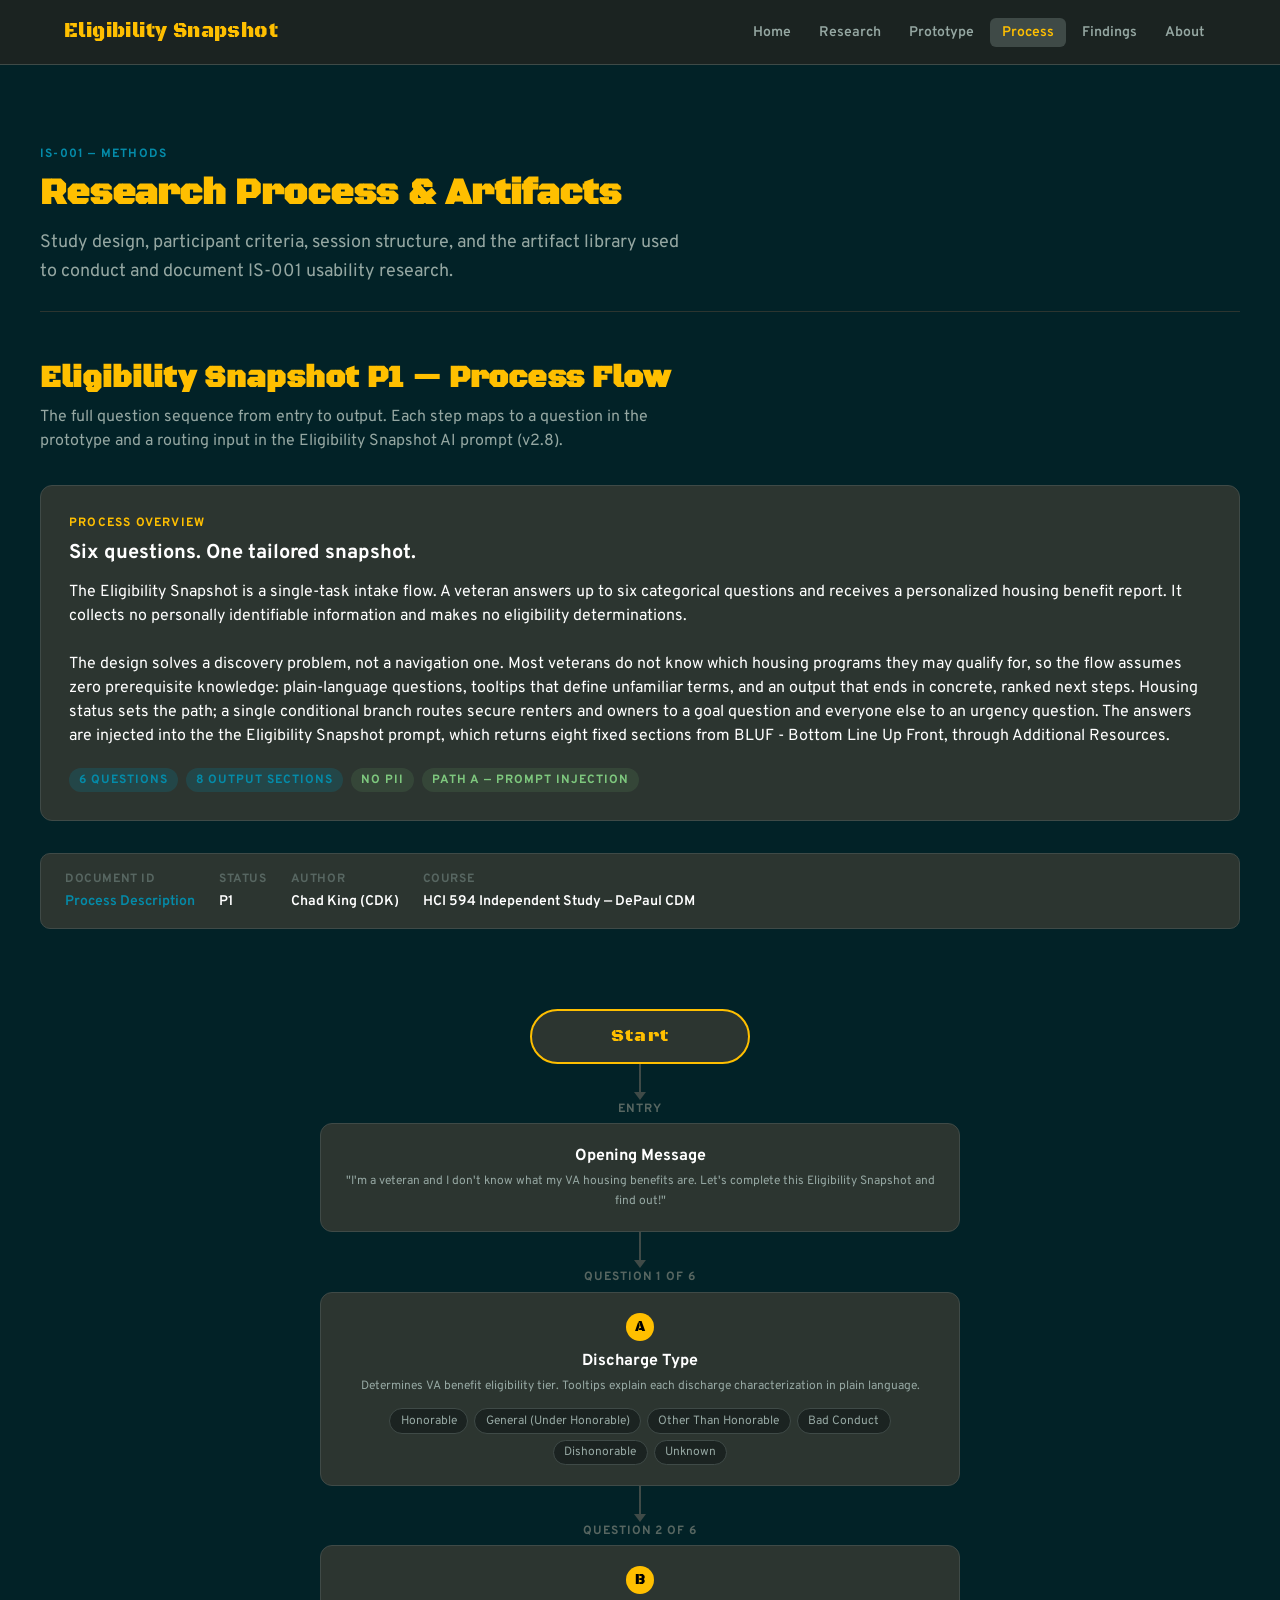
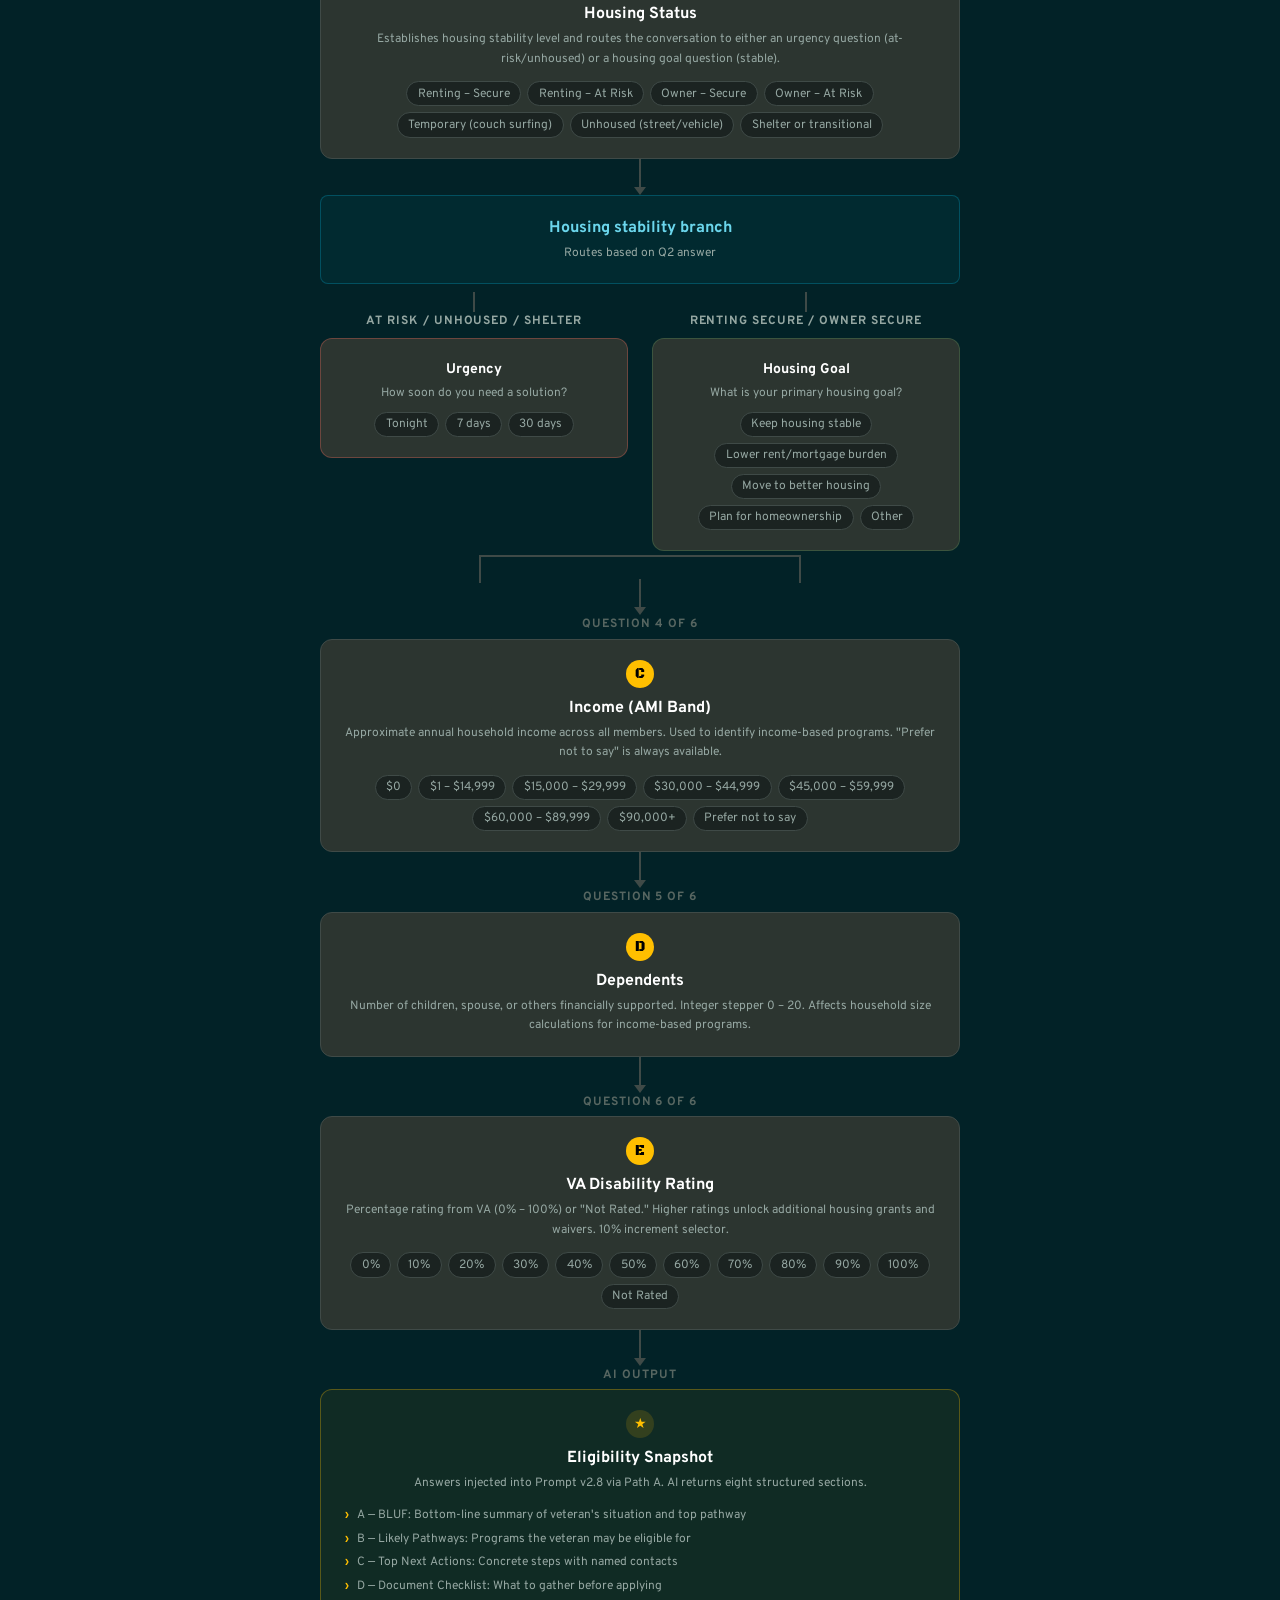
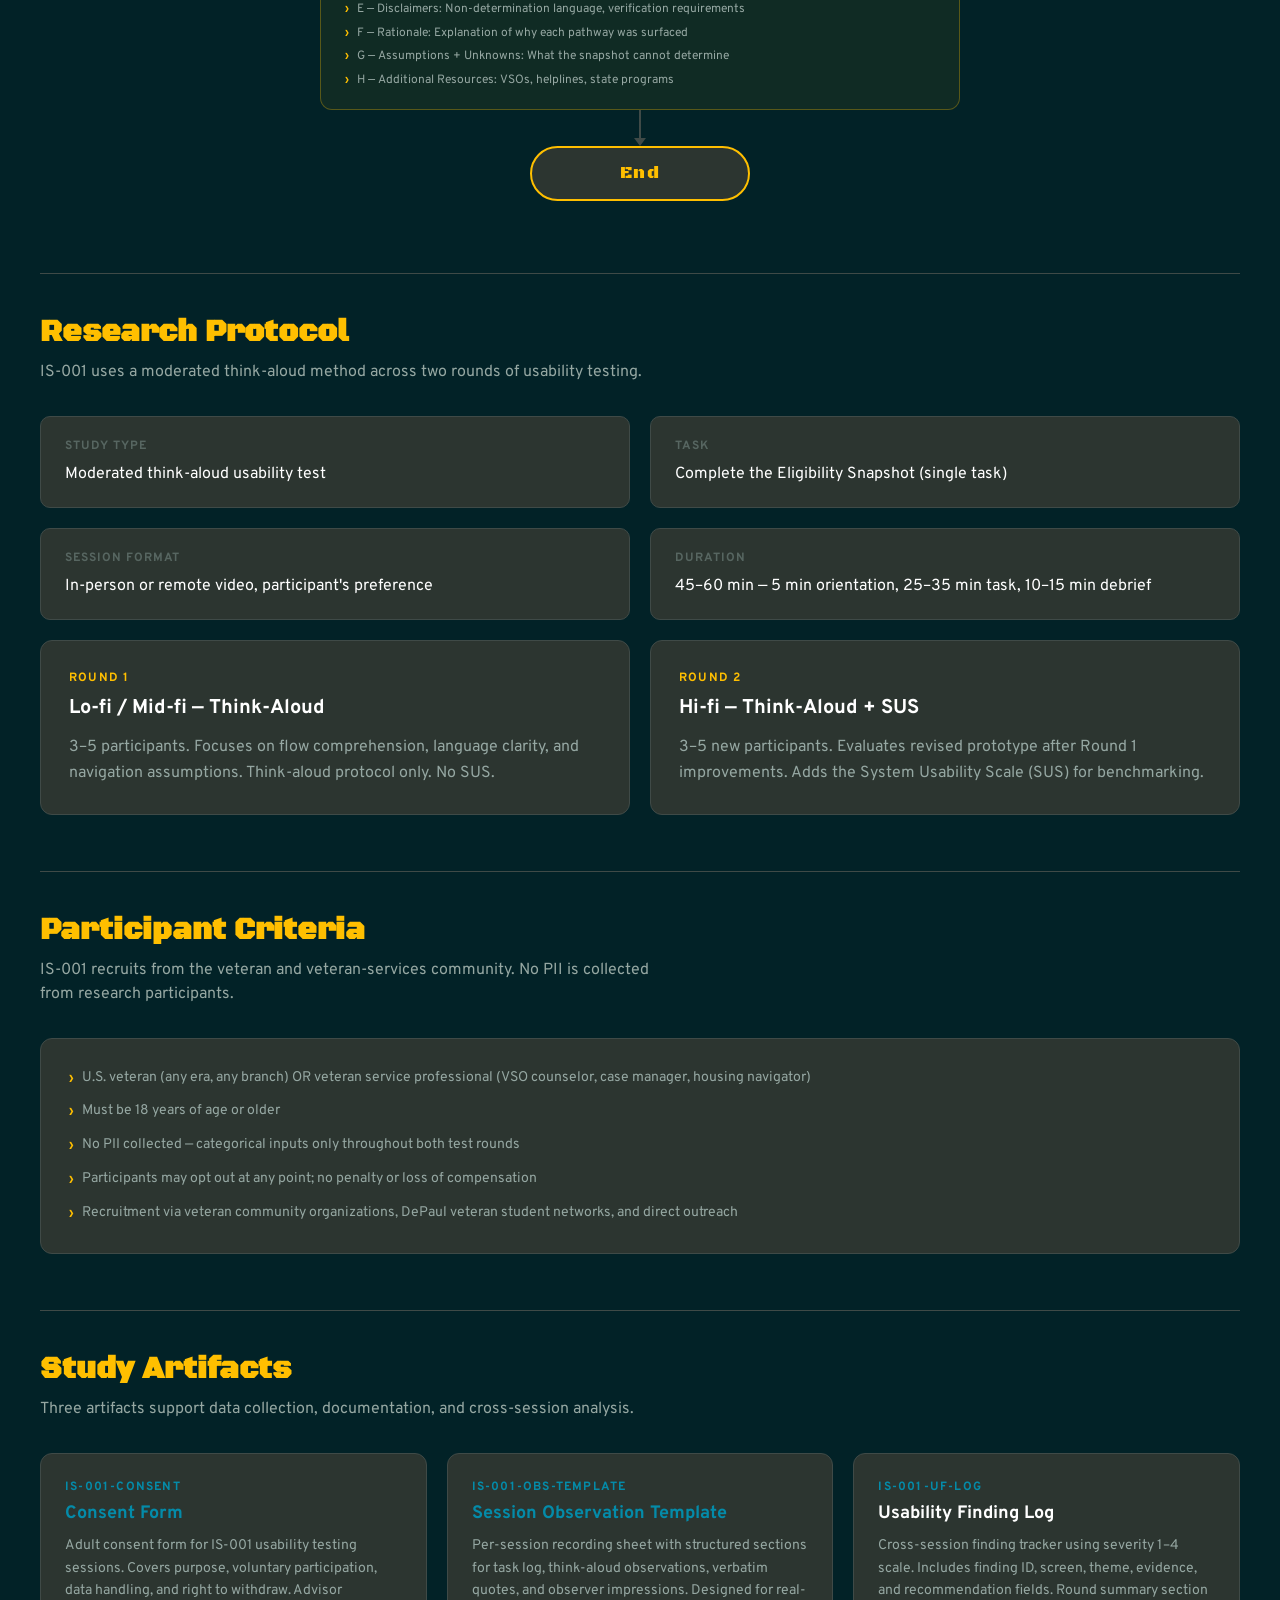
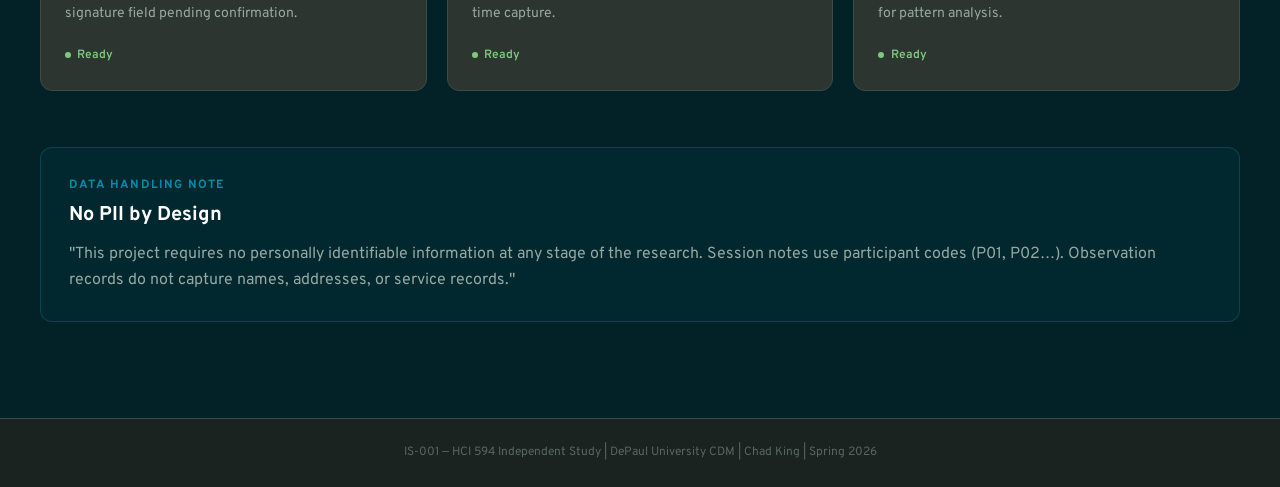
<file: process.html>
<!DOCTYPE html>
<html lang="en">
<head>
  <meta charset="UTF-8" />
  <meta name="viewport" content="width=device-width, initial-scale=1.0" />
  <title>Process — IS-001 | DePaul HCI 594</title>
  <meta name="description" content="IS-001 research process: moderated usability protocol, participant criteria, and study artifact library — consent form, observation template, finding log." />
  <link rel="stylesheet" href="assets/css/styles.css" />
  <style>

    /* ============================================================
       Process Diagram — inline styles scoped to this page only
       ============================================================ */

    .flow-diagram {
      position: relative;
      display: flex;
      flex-direction: column;
      align-items: center;
      gap: 0;
      padding: 2rem 1rem;
    }

    /* ---- Node types ---- */
    .flow-node {
      display: flex;
      flex-direction: column;
      align-items: center;
      width: 100%;
      max-width: 640px;
      position: relative;
      z-index: 1;
    }

    .flow-box {
      width: 100%;
      border-radius: 12px;
      padding: 1.25rem 1.5rem;
      text-align: center;
      position: relative;
    }

    /* Terminal nodes (Start / End) */
    .flow-box--terminal {
      background-color: var(--color-surface-card);
      border: 2px solid var(--color-primary);
      border-radius: 40px;
      max-width: 220px;
      margin: 0 auto;
      padding: 0.75rem 2rem;
    }

    .flow-box--terminal .flow-box__label {
      font-family: var(--font-display);
      font-size: var(--text-lg);
      color: var(--color-primary);
      letter-spacing: 0.06em;
    }

    /* Step nodes */
    .flow-box--step {
      background-color: var(--color-surface-card);
      border: 1px solid var(--color-border);
    }

    .flow-box--step .flow-box__letter {
      display: inline-block;
      background-color: var(--color-primary);
      color: var(--color-primary-fg);
      font-family: var(--font-display);
      font-size: var(--text-sm);
      width: 28px;
      height: 28px;
      border-radius: 50%;
      line-height: 28px;
      text-align: center;
      margin: 0 auto 0.5rem;
    }

    .flow-box__title {
      font-family: var(--font-sans);
      font-size: var(--text-base);
      font-weight: 700;
      color: var(--color-text-base);
      margin-bottom: 0.25rem;
    }

    .flow-box__sub {
      font-size: var(--text-xs);
      color: var(--color-text-muted);
      line-height: var(--leading-relaxed);
    }

    /* Branch node (diamond-ish) */
    .flow-box--branch {
      background-color: rgba(4, 139, 168, 0.08);
      border: 1px solid rgba(4, 139, 168, 0.4);
      border-radius: 8px;
    }

    .flow-box--branch .flow-box__title {
      color: #6BD6EC;
    }

    /* Output node */
    .flow-box--output {
      background-color: rgba(255, 191, 0, 0.06);
      border: 1px solid rgba(255, 191, 0, 0.3);
    }

    .flow-box--output .flow-box__letter {
      background-color: rgba(255,191,0,0.15);
      color: var(--color-primary);
    }

    /* ---- Connectors ---- */
    .flow-connector {
      display: flex;
      flex-direction: column;
      align-items: center;
      gap: 0;
      margin: 0;
    }

    .flow-connector__line {
      width: 2px;
      height: 28px;
      background: linear-gradient(to bottom, var(--color-border), var(--color-border));
    }

    .flow-connector__arrow {
      width: 0;
      height: 0;
      border-left: 6px solid transparent;
      border-right: 6px solid transparent;
      border-top: 8px solid var(--color-border);
    }

    /* Branch connector — two-column split */
    .flow-branch-row {
      display: flex;
      gap: 1.5rem;
      width: 100%;
      max-width: 640px;
      justify-content: center;
      margin: 0.5rem 0;
    }

    .flow-branch-col {
      flex: 1;
      display: flex;
      flex-direction: column;
      align-items: center;
      gap: 0;
    }

    .flow-branch-col .flow-box {
      max-width: none;
    }

    .flow-branch-label {
      font-size: var(--text-xs);
      font-weight: 700;
      text-transform: uppercase;
      letter-spacing: 0.08em;
      color: var(--color-text-muted);
      margin-bottom: 0.5rem;
      text-align: center;
    }

    .flow-branch-line {
      width: 2px;
      height: 20px;
      background-color: var(--color-border);
    }

    /* Horizontal bar linking two branches */
    .flow-branch-connector {
      display: flex;
      width: 100%;
      max-width: 640px;
      align-items: flex-start;
      position: relative;
      height: 28px;
      margin-top: -4px;
    }

    .flow-branch-connector::before {
      content: '';
      position: absolute;
      top: 0;
      left: calc(25% - 1px);
      right: calc(25% - 1px);
      height: 2px;
      background-color: var(--color-border);
    }

    .flow-branch-connector__left,
    .flow-branch-connector__right {
      position: absolute;
      width: 2px;
      height: 28px;
      background-color: var(--color-border);
    }

    .flow-branch-connector__left  { left: calc(25% - 1px); }
    .flow-branch-connector__right { right: calc(25% - 1px); }

    /* Option pills inside step nodes */
    .flow-options {
      display: flex;
      flex-wrap: wrap;
      gap: 0.375rem;
      justify-content: center;
      margin-top: 0.75rem;
    }

    .flow-option {
      background-color: var(--color-surface-raised);
      border: 1px solid var(--color-border);
      border-radius: 20px;
      font-size: var(--text-xs);
      color: var(--color-text-muted);
      padding: 0.2rem 0.65rem;
      line-height: 1.4;
    }

    /* Output sections list inside final node */
    .flow-output-list {
      list-style: none;
      margin-top: 0.75rem;
      display: flex;
      flex-direction: column;
      gap: 0.35rem;
      text-align: left;
    }

    .flow-output-list li {
      font-size: var(--text-xs);
      color: var(--color-text-muted);
      display: flex;
      gap: 0.5rem;
      align-items: flex-start;
    }

    .flow-output-list li::before {
      content: '›';
      color: var(--color-primary);
      font-weight: 700;
      flex-shrink: 0;
    }

    /* Step counter strip */
    .flow-step-count {
      font-size: var(--text-xs);
      font-weight: 700;
      text-transform: uppercase;
      letter-spacing: 0.08em;
      color: var(--color-text-subtle);
      margin-bottom: 0.35rem;
      text-align: center;
    }

    /* Responsive adjustments */
    @media (max-width: 560px) {
      .flow-branch-row {
        flex-direction: column;
        gap: 0;
      }
      .flow-branch-connector {
        display: none;
      }
    }

    /* Design notes callout */
    .design-note {
      background-color: rgba(90, 140, 90, 0.07);
      border: 1px solid rgba(90, 140, 90, 0.3);
      border-left: 4px solid #5B8C5A;
      border-radius: 6px;
      padding: 1rem 1.25rem;
      font-size: var(--text-sm);
      color: var(--color-text-muted);
      line-height: var(--leading-relaxed);
      display: flex;
      gap: 0.75rem;
      align-items: flex-start;
    }

    .design-note__icon {
      color: #5B8C5A;
      font-size: var(--text-base);
      flex-shrink: 0;
      margin-top: 1px;
    }

    .design-note__body strong {
      color: var(--color-text-base);
      display: block;
      margin-bottom: 0.25rem;
    }

  </style>
</head>
<body>

  <!-- ===== NAV ===== -->
  <nav class="site-nav">
    <div class="nav-inner">
      <a href="index.html" class="nav-logo">Eligibility Snapshot</a>
      <button class="nav-toggle" aria-label="Toggle navigation" onclick="this.closest('nav').querySelector('.nav-links').classList.toggle('is-open')">
        <span></span><span></span><span></span>
      </button>
      <ul class="nav-links">
        <li><a href="index.html">Home</a></li>
        <li><a href="research.html">Research</a></li>
        <li><a href="prototype.html">Prototype</a></li>
        <li><a href="process.html" class="active">Process</a></li>
        <li><a href="findings.html">Findings</a></li>
        <li><a href="about.html">About</a></li> 
      </ul>
    </div>
  </nav>

  <!-- ===== MAIN ===== -->
  <main class="site-main">
    <div class="container">

      <div class="page-header">
        <p class="page-header__eyebrow">IS-001 — Methods</p>
        <h1 class="page-header__title">Research Process &amp; Artifacts</h1>
        <p class="page-header__desc">Study design, participant criteria, session structure, and the artifact library used to conduct and document IS-001 usability research.</p>
      </div>

      <!-- ================================================
           PROCESS DIAGRAM SECTION
           ================================================ -->
      <section class="section-block">
        <h2 class="section-title">Eligibility Snapshot P1 — Process Flow</h2>
        <p class="section-subtitle">The full question sequence from entry to output. Each step maps to a question in the prototype and a routing input in the Eligibility Snapshot AI prompt (v2.8).</p>

        <!-- Description card -->
        <div class="card" style="margin-bottom: 2rem;">
          <p class="card__label">Process Overview</p>
          <h3 class="card__title">Six questions. One tailored snapshot.</h3>
          <p >
            The Eligibility Snapshot is a single-task intake flow. A veteran answers up to six categorical questions and receives a personalized housing benefit report. It collects no personally identifiable information and makes no eligibility determinations.<br><br>
            The design solves a discovery problem, not a navigation one. Most veterans do not know which housing programs they may qualify for, so the flow assumes zero prerequisite knowledge: plain-language questions, tooltips that define unfamiliar terms, and an output that ends in concrete, ranked next steps. Housing status sets the path; a single conditional branch routes secure renters and owners to a goal question and everyone else to an urgency question. The answers are injected into the the Eligibility Snapshot prompt, which returns eight fixed sections from BLUF - Bottom Line Up Front, through Additional Resources.
          </p>
          <div class="flow-options" style="margin-top: 1.25rem; justify-content: flex-start; gap: 0.5rem;">
            <span class="badge badge--in-progress">6 Questions</span>
            <span class="badge badge--in-progress">8 Output Sections</span>
            <span class="badge badge--complete">No PII</span>
            <span class="badge badge--complete">Path A — Prompt Injection</span>
          </div>
        </div>
      <!-- DOC META -->
      <div class="doc-meta">
        <div class="doc-meta-item">
          <span class="doc-meta-item__label">Document ID</span>
          <span class="doc-meta-item__value"><a href="Veteran_Housing_Benefit_Eligibility_Snapshot_Process_Description_FINAL.pdf" target="_blank">Process Description</a></span>
        </div>
        <div class="doc-meta-item">
          <span class="doc-meta-item__label">Status</span>
          <span class="doc-meta-item__value">P1</span>
        </div>
        <div class="doc-meta-item">
          <span class="doc-meta-item__label">Author</span>
          <span class="doc-meta-item__value">Chad King (CDK)</span>
        </div>
        <div class="doc-meta-item">
          <span class="doc-meta-item__label">Course</span>
          <span class="doc-meta-item__value">HCI 594 Independent Study — DePaul CDM</span>
        </div>

      </div>
        <!-- THE DIAGRAM -->
        <div class="flow-diagram" role="img" aria-label="Eligibility Snapshot conversation flow diagram">

          <!-- START -->
          <div class="flow-node">
            <div class="flow-box flow-box--terminal">
              <div class="flow-box__label">Start</div>
            </div>
          </div>

          <div class="flow-connector">
            <div class="flow-connector__line"></div>
            <div class="flow-connector__arrow"></div>
          </div>

          <!-- Opening Message -->
          <div class="flow-node">
            <div class="flow-step-count">Entry</div>
            <div class="flow-box flow-box--step">
              <div class="flow-box__title">Opening Message</div>
              <div class="flow-box__sub">"I'm a veteran and I don't know what my VA housing benefits are. Let's complete this Eligibility Snapshot and find out!"</div>
            </div>
          </div>

          <div class="flow-connector">
            <div class="flow-connector__line"></div>
            <div class="flow-connector__arrow"></div>
          </div>

          <!-- Section A — Discharge Type -->
          <div class="flow-node">
            <div class="flow-step-count">Question 1 of 6</div>
            <div class="flow-box flow-box--step">
              <div class="flow-box__letter">A</div>
              <div class="flow-box__title">Discharge Type</div>
              <div class="flow-box__sub">Determines VA benefit eligibility tier. Tooltips explain each discharge characterization in plain language.</div>
              <div class="flow-options">
                <span class="flow-option">Honorable</span>
                <span class="flow-option">General (Under Honorable)</span>
                <span class="flow-option">Other Than Honorable</span>
                <span class="flow-option">Bad Conduct</span>
                <span class="flow-option">Dishonorable</span>
                <span class="flow-option">Unknown</span>
              </div>
            </div>
          </div>

          <div class="flow-connector">
            <div class="flow-connector__line"></div>
            <div class="flow-connector__arrow"></div>
          </div>

          <!-- Section B — Housing Status -->
          <div class="flow-node">
            <div class="flow-step-count">Question 2 of 6</div>
            <div class="flow-box flow-box--step">
              <div class="flow-box__letter">B</div>
              <div class="flow-box__title">Housing Status</div>
              <div class="flow-box__sub">Establishes housing stability level and routes the conversation to either an urgency question (at-risk/unhoused) or a housing goal question (stable).</div>
              <div class="flow-options">
                <span class="flow-option">Renting – Secure</span>
                <span class="flow-option">Renting – At Risk</span>
                <span class="flow-option">Owner – Secure</span>
                <span class="flow-option">Owner – At Risk</span>
                <span class="flow-option">Temporary (couch surfing)</span>
                <span class="flow-option">Unhoused (street/vehicle)</span>
                <span class="flow-option">Shelter or transitional</span>
              </div>
            </div>
          </div>

          <div class="flow-connector">
            <div class="flow-connector__line"></div>
            <div class="flow-connector__arrow"></div>
          </div>

          <!-- Branch decision node -->
          <div class="flow-node">
            <div class="flow-box flow-box--branch">
              <div class="flow-box__title">Housing stability branch</div>
              <div class="flow-box__sub">Routes based on Q2 answer</div>
            </div>
          </div>

          <!-- Branch row -->
          <div class="flow-branch-row">
            <!-- Left branch — At Risk / Unhoused -->
            <div class="flow-branch-col">
              <div class="flow-branch-line"></div>
              <div class="flow-branch-label">At Risk / Unhoused / Shelter</div>
              <div class="flow-box flow-box--step" style="border-color: rgba(227,101,91,0.35);">
                <div class="flow-box__title" style="font-size: var(--text-sm);">Urgency</div>
                <div class="flow-box__sub">How soon do you need a solution?</div>
                <div class="flow-options" style="margin-top: 0.5rem;">
                  <span class="flow-option">Tonight</span>
                  <span class="flow-option">7 days</span>
                  <span class="flow-option">30 days</span>
                </div>
              </div>
            </div>

            <!-- Right branch — Secure -->
            <div class="flow-branch-col">
              <div class="flow-branch-line"></div>
              <div class="flow-branch-label">Renting Secure / Owner Secure</div>
              <div class="flow-box flow-box--step" style="border-color: rgba(90,140,90,0.35);">
                <div class="flow-box__title" style="font-size: var(--text-sm);">Housing Goal</div>
                <div class="flow-box__sub">What is your primary housing goal?</div>
                <div class="flow-options" style="margin-top: 0.5rem;">
                  <span class="flow-option">Keep housing stable</span>
                  <span class="flow-option">Lower rent/mortgage burden</span>
                  <span class="flow-option">Move to better housing</span>
                  <span class="flow-option">Plan for homeownership</span>
                  <span class="flow-option">Other</span>
                </div>
              </div>
            </div>
          </div>

          <!-- Reconnect branches -->
          <div class="flow-branch-connector">
            <div class="flow-branch-connector__left"></div>
            <div class="flow-branch-connector__right"></div>
          </div>

          <div class="flow-connector" style="margin-top: -4px;">
            <div class="flow-connector__line"></div>
            <div class="flow-connector__arrow"></div>
          </div>

          <!-- Section C — Income -->
          <div class="flow-node">
            <div class="flow-step-count">Question 4 of 6</div>
            <div class="flow-box flow-box--step">
              <div class="flow-box__letter">C</div>
              <div class="flow-box__title">Income (AMI Band)</div>
              <div class="flow-box__sub">Approximate annual household income across all members. Used to identify income-based programs. "Prefer not to say" is always available.</div>
              <div class="flow-options">
                <span class="flow-option">$0</span>
                <span class="flow-option">$1 – $14,999</span>
                <span class="flow-option">$15,000 – $29,999</span>
                <span class="flow-option">$30,000 – $44,999</span>
                <span class="flow-option">$45,000 – $59,999</span>
                <span class="flow-option">$60,000 – $89,999</span>
                <span class="flow-option">$90,000+</span>
                <span class="flow-option">Prefer not to say</span>
              </div>
            </div>
          </div>

          <div class="flow-connector">
            <div class="flow-connector__line"></div>
            <div class="flow-connector__arrow"></div>
          </div>

          <!-- Section D — Dependents -->
          <div class="flow-node">
            <div class="flow-step-count">Question 5 of 6</div>
            <div class="flow-box flow-box--step">
              <div class="flow-box__letter">D</div>
              <div class="flow-box__title">Dependents</div>
              <div class="flow-box__sub">Number of children, spouse, or others financially supported. Integer stepper 0 – 20. Affects household size calculations for income-based programs.</div>
            </div>
          </div>

          <div class="flow-connector">
            <div class="flow-connector__line"></div>
            <div class="flow-connector__arrow"></div>
          </div>

          <!-- Section E — VA Disability Rating -->
          <div class="flow-node">
            <div class="flow-step-count">Question 6 of 6</div>
            <div class="flow-box flow-box--step">
              <div class="flow-box__letter">E</div>
              <div class="flow-box__title">VA Disability Rating</div>
              <div class="flow-box__sub">Percentage rating from VA (0% – 100%) or "Not Rated." Higher ratings unlock additional housing grants and waivers. 10% increment selector.</div>
              <div class="flow-options">
                <span class="flow-option">0%</span>
                <span class="flow-option">10%</span>
                <span class="flow-option">20%</span>
                <span class="flow-option">30%</span>
                <span class="flow-option">40%</span>
                <span class="flow-option">50%</span>
                <span class="flow-option">60%</span>
                <span class="flow-option">70%</span>
                <span class="flow-option">80%</span>
                <span class="flow-option">90%</span>
                <span class="flow-option">100%</span>
                <span class="flow-option">Not Rated</span>
              </div>
            </div>
          </div>

          <div class="flow-connector">
            <div class="flow-connector__line"></div>
            <div class="flow-connector__arrow"></div>
          </div>

          <!-- Output — Eligibility Snapshot -->
          <div class="flow-node">
            <div class="flow-step-count">AI Output</div>
            <div class="flow-box flow-box--step flow-box--output">
              <div class="flow-box__letter">★</div>
              <div class="flow-box__title">Eligibility Snapshot</div>
              <div class="flow-box__sub">Answers injected into Prompt v2.8 via Path A. AI returns eight structured sections.</div>
              <ul class="flow-output-list">
                <li>A — BLUF: Bottom-line summary of veteran's situation and top pathway</li>
                <li>B — Likely Pathways: Programs the veteran may be eligible for</li>
                <li>C — Top Next Actions: Concrete steps with named contacts</li>
                <li>D — Document Checklist: What to gather before applying</li>
                <li>E — Disclaimers: Non-determination language, verification requirements</li>
                <li>F — Rationale: Explanation of why each pathway was surfaced</li>
                <li>G — Assumptions + Unknowns: What the snapshot cannot determine</li>
                <li>H — Additional Resources: VSOs, helplines, state programs</li>
              </ul>
            </div>
          </div>

          <div class="flow-connector">
            <div class="flow-connector__line"></div>
            <div class="flow-connector__arrow"></div>
          </div>

          <!-- END -->
          <div class="flow-node">
            <div class="flow-box flow-box--terminal">
              <div class="flow-box__label">End</div>
            </div>
          </div>

        </div><!-- /flow-diagram -->

      <hr class="divider" />

      <!-- Research Protocol -->
      <section class="section-block">
        <h2 class="section-title">Research Protocol</h2>
        <p class="section-subtitle">IS-001 uses a moderated think-aloud method across two rounds of usability testing.</p>

        <div class="protocol-grid">
          <div class="protocol-item">
            <div class="protocol-item__label">Study Type</div>
            <div class="protocol-item__value">Moderated think-aloud usability test</div>
          </div>
          <div class="protocol-item">
            <div class="protocol-item__label">Task</div>
            <div class="protocol-item__value">Complete the Eligibility Snapshot (single task)</div>
          </div>
          <div class="protocol-item">
            <div class="protocol-item__label">Session Format</div>
            <div class="protocol-item__value">In-person or remote video, participant's preference</div>
          </div>
          <div class="protocol-item">
            <div class="protocol-item__label">Duration</div>
            <div class="protocol-item__value">45–60 min — 5 min orientation, 25–35 min task, 10–15 min debrief</div>
          </div>
        </div>

        <div style="margin-top: 1.25rem;" class="card-grid card-grid--2">
          <div class="card">
            <p class="card__label">Round 1</p>
            <h3 class="card__title">Lo-fi / Mid-fi — Think-Aloud</h3>
            <p class="card__body">3–5 participants. Focuses on flow comprehension, language clarity, and navigation assumptions. Think-aloud protocol only. No SUS.</p>
          </div>
          <div class="card">
            <p class="card__label">Round 2</p>
            <h3 class="card__title">Hi-fi — Think-Aloud + SUS</h3>
            <p class="card__body">3–5 new participants. Evaluates revised prototype after Round 1 improvements. Adds the System Usability Scale (SUS) for benchmarking.</p>
          </div>
        </div>
      </section>

      <hr class="divider" />

      <!-- Participant Criteria -->
      <section class="section-block">
        <h2 class="section-title">Participant Criteria</h2>
        <p class="section-subtitle">IS-001 recruits from the veteran and veteran-services community. No PII is collected from research participants.</p>

        <div class="card">
          <ul class="info-list">
            <li>U.S. veteran (any era, any branch) OR veteran service professional (VSO counselor, case manager, housing navigator)</li>
            <li>Must be 18 years of age or older</li>
            <li>No PII collected — categorical inputs only throughout both test rounds</li>
            <li>Participants may opt out at any point; no penalty or loss of compensation</li>
            <li>Recruitment via veteran community organizations, DePaul veteran student networks, and direct outreach</li>
          </ul>
        </div>
      </section>

      <hr class="divider" />

      <!-- Artifacts -->
      <section class="section-block">
        <h2 class="section-title">Study Artifacts</h2>
        <p class="section-subtitle">Three artifacts support data collection, documentation, and cross-session analysis.</p>

        <div class="card-grid card-grid--3">

          <div class="artifact-card">
            <div class="artifact-card__id">IS-001-CONSENT</div>
            <div class="artifact-card__title"><a href="Adult-Consent-Form.pdf" target="_blank">Consent Form</a></div>
            <div class="artifact-card__desc">Adult consent form for IS-001 usability testing sessions. Covers purpose, voluntary participation, data handling, and right to withdraw. Advisor signature field pending confirmation.</div>
            <div class="artifact-card__status artifact-card__status--ready">Ready</div>
          </div>

          <div class="artifact-card">
            <div class="artifact-card__id">IS-001-OBS-TEMPLATE</div>
            <div class="artifact-card__title"><a href="Session-Observation-Template.pdf" target="_blank">Session Observation Template</a></div>
            <div class="artifact-card__desc">Per-session recording sheet with structured sections for task log, think-aloud observations, verbatim quotes, and observer impressions. Designed for real-time capture.</div>
            <div class="artifact-card__status artifact-card__status--ready">Ready</div>
          </div>

          <div class="artifact-card">
            <div class="artifact-card__id">IS-001-UF-LOG</div>
            <div class="artifact-card__title">Usability Finding Log</div>
            <div class="artifact-card__desc">Cross-session finding tracker using severity 1–4 scale. Includes finding ID, screen, theme, evidence, and recommendation fields. Round summary section for pattern analysis.</div>
            <div class="artifact-card__status artifact-card__status--ready">Ready</div>
          </div>

        </div>
      </section>

      <!-- Data handling note -->
      <section class="section-block">
        <div class="card" style="border-color: rgba(4,139,168,0.3); background-color: rgba(4,139,168,0.06);">
          <p class="card__label" style="color: var(--color-accent);">Data Handling Note</p>
          <h3 class="card__title">No PII by Design</h3>
          <p class="card__body">"This project requires no personally identifiable information at any stage of the research. Session notes use participant codes (P01, P02…). Observation records do not capture names, addresses, or service records."</p>
        </div>
      </section>

    </div>
  </main>

  <!-- ===== FOOTER ===== -->
  <footer class="site-footer">
    <p>IS-001 — HCI 594 Independent Study | DePaul University CDM | Chad King | Spring 2026</p>
  </footer>

</body>
</html>
</file>
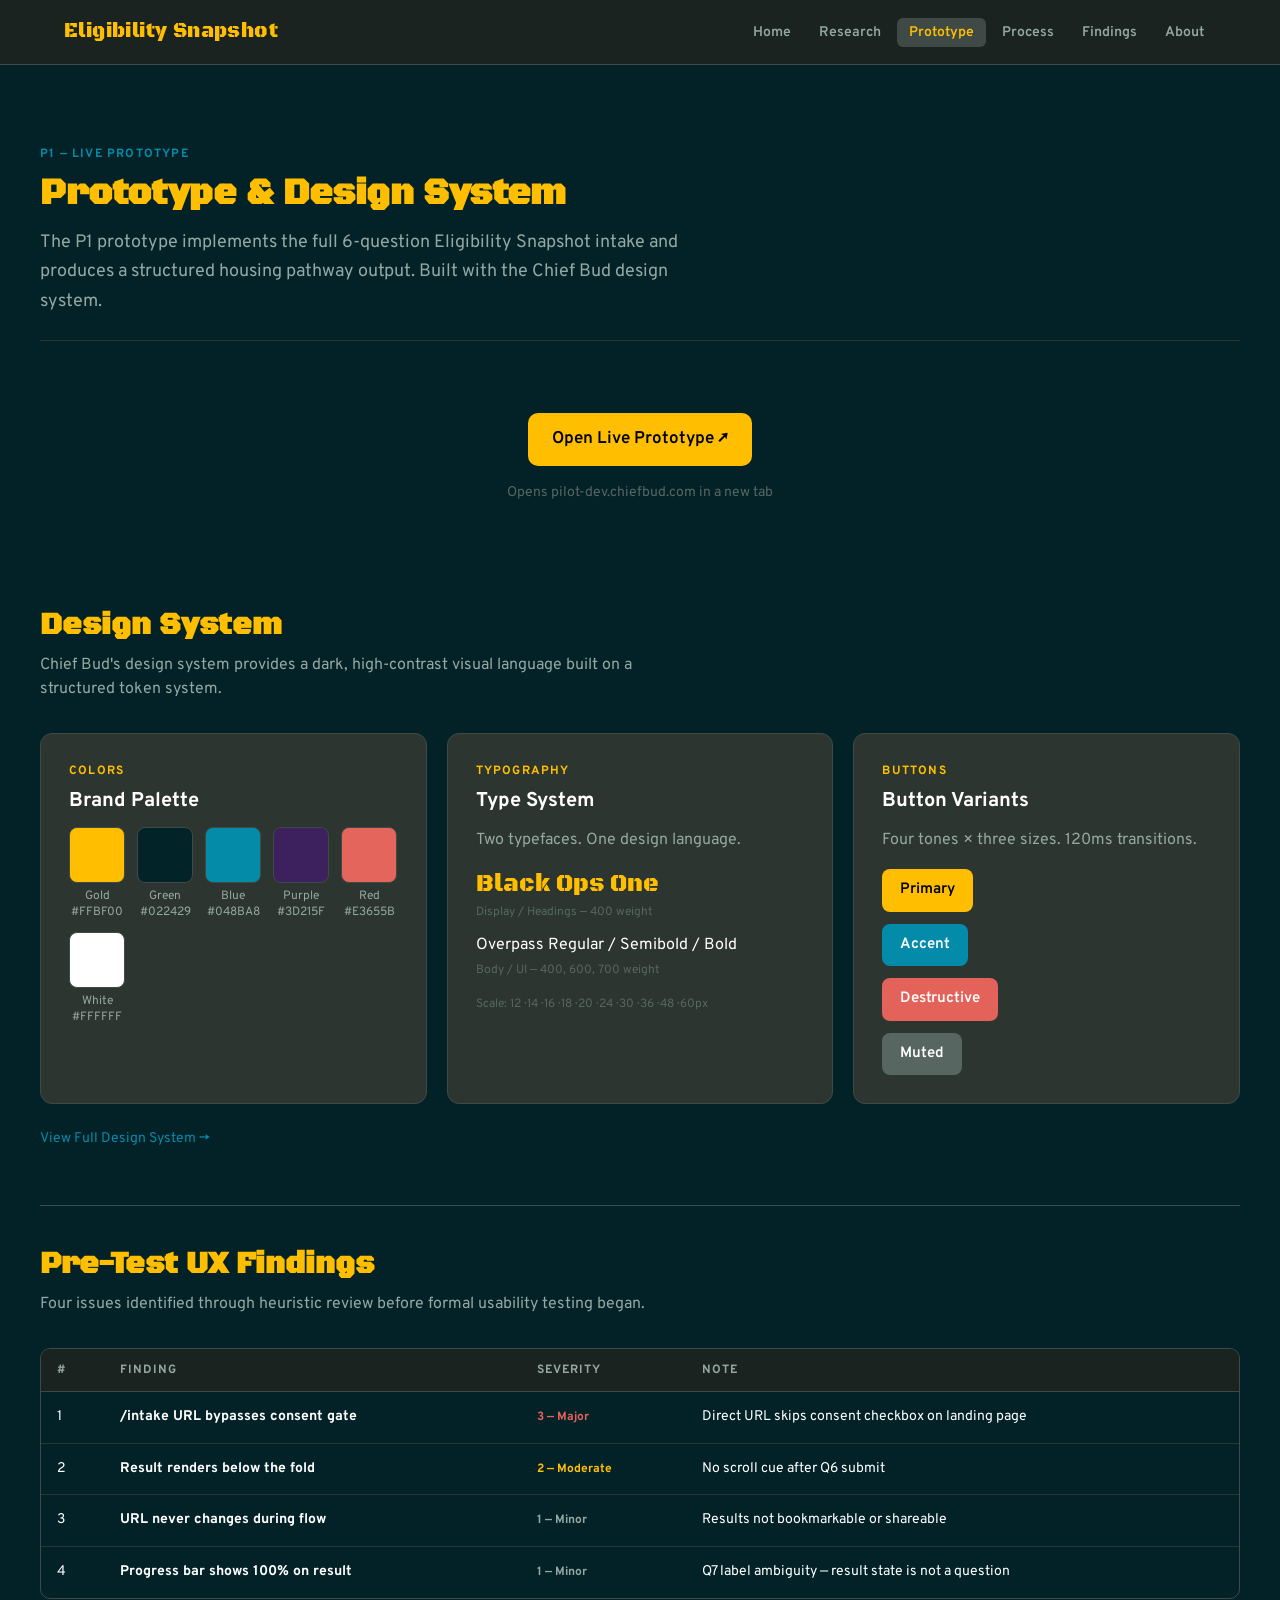
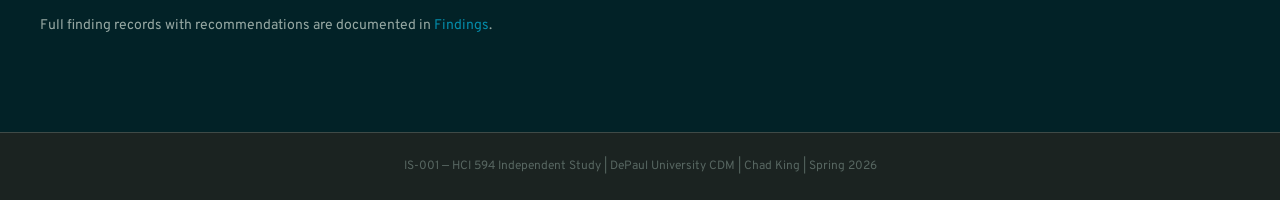
<file: prototype.html>
<!DOCTYPE html>
<html lang="en">
<head>
  <meta charset="UTF-8" />
  <meta name="viewport" content="width=device-width, initial-scale=1.0" />
  <title>Prototype — IS-001 | DePaul HCI 594</title>
  <meta name="description" content="Chief Bud P1 prototype: 6-question Eligibility Snapshot intake. Design system summary, pre-test UX findings, and live prototype link." />
  <link rel="stylesheet" href="assets/css/styles.css" />
</head>
<body>

  <!-- ===== NAV ===== -->
  <nav class="site-nav">
    <div class="nav-inner">
      <a href="index.html" class="nav-logo">Eligibility Snapshot</a>
      <button class="nav-toggle" aria-label="Toggle navigation" onclick="this.closest('nav').querySelector('.nav-links').classList.toggle('is-open')">
        <span></span><span></span><span></span>
      </button>
      <ul class="nav-links">
        <li><a href="index.html">Home</a></li>
        <li><a href="research.html">Research</a></li>
        <li><a href="prototype.html" class="active">Prototype</a></li>
        <li><a href="process.html">Process</a></li>
        <li><a href="findings.html">Findings</a></li>
        <li><a href="about.html">About</a></li> 
      </ul>
    </div>
  </nav>

  <!-- ===== MAIN ===== -->
  <main class="site-main">
    <div class="container">

      <div class="page-header">
        <p class="page-header__eyebrow">P1 — Live Prototype</p>
        <h1 class="page-header__title">Prototype &amp; Design System</h1>
        <p class="page-header__desc">The P1 prototype implements the full 6-question Eligibility Snapshot intake and produces a structured housing pathway output. Built with the Chief Bud design system.</p>
      </div>

      <!-- CTA -->
      <section class="section-block" style="text-align:center; padding: 1.5rem 0 3rem;">
        <a href="https://pilot-dev.chiefbud.com" class="btn btn--primary btn--lg" target="_blank" rel="noopener">Open Live Prototype ↗</a>
        <p style="margin-top: 1rem; font-size: var(--text-sm); color: var(--color-text-subtle);">Opens pilot-dev.chiefbud.com in a new tab</p>
      </section>

      <!-- Design System Summary -->
      <section class="section-block">
        <h2 class="section-title">Design System</h2>
        <p class="section-subtitle">Chief Bud's design system provides a dark, high-contrast visual language built on a structured token system.</p>

        <div class="card-grid card-grid--3">

          <!-- Colors -->
          <div class="card">
            <p class="card__label">Colors</p>
            <h3 class="card__title">Brand Palette</h3>
            <div class="swatch-grid">
              <div class="swatch">
                <div class="swatch__color" style="background-color:#FFBF00;"></div>
                <div class="swatch__label">Gold<br/>#FFBF00</div>
              </div>
              <div class="swatch">
                <div class="swatch__color" style="background-color:#022429;"></div>
                <div class="swatch__label">Green<br/>#022429</div>
              </div>
              <div class="swatch">
                <div class="swatch__color" style="background-color:#048BA8;"></div>
                <div class="swatch__label">Blue<br/>#048BA8</div>
              </div>
              <div class="swatch">
                <div class="swatch__color" style="background-color:#3D215F;"></div>
                <div class="swatch__label">Purple<br/>#3D215F</div>
              </div>
              <div class="swatch">
                <div class="swatch__color" style="background-color:#E3655B;"></div>
                <div class="swatch__label">Red<br/>#E3655B</div>
              </div>
              <div class="swatch">
                <div class="swatch__color" style="background-color:#FFFFFF; border-color: var(--color-border);"></div>
                <div class="swatch__label">White<br/>#FFFFFF</div>
              </div>
            </div>
          </div>

          <!-- Typography -->
          <div class="card">
            <p class="card__label">Typography</p>
            <h3 class="card__title">Type System</h3>
            <p class="card__body" style="margin-bottom: 1rem;">Two typefaces. One design language.</p>
            <div style="margin-bottom: 0.75rem;">
              <div style="font-family: 'Black Ops One', serif; font-size: 1.5rem; color: var(--color-primary); line-height: 1.25; margin-bottom: 0.25rem;">Black Ops One</div>
              <div style="font-size: var(--text-xs); color: var(--color-text-subtle);">Display / Headings — 400 weight</div>
            </div>
            <div style="margin-bottom: 1rem;">
              <div style="font-family: 'Overpass', sans-serif; font-size: 1rem; color: var(--color-text-base); line-height: 1.5; margin-bottom: 0.25rem;">Overpass Regular / Semibold / Bold</div>
              <div style="font-size: var(--text-xs); color: var(--color-text-subtle);">Body / UI — 400, 600, 700 weight</div>
            </div>
            <div style="font-size: var(--text-xs); color: var(--color-text-subtle);">
              Scale: 12 · 14 · 16 · 18 · 20 · 24 · 30 · 36 · 48 · 60px
            </div>
          </div>

          <!-- Buttons -->
          <div class="card">
            <p class="card__label">Buttons</p>
            <h3 class="card__title">Button Variants</h3>
            <p class="card__body" style="margin-bottom: 1rem;">Four tones × three sizes. 120ms transitions.</p>
            <div style="display: flex; flex-direction: column; gap: 0.75rem; align-items: flex-start;">
              <a href="#" class="btn btn--primary btn--md" onclick="return false;">Primary</a>
              <a href="#" class="btn btn--accent btn--md" onclick="return false;">Accent</a>
              <a href="#" class="btn btn--destructive btn--md" onclick="return false;">Destructive</a>
              <a href="#" class="btn btn--muted btn--md" onclick="return false;">Muted</a>
            </div>
          </div>

        </div>

        <p style="margin-top: 1.5rem; font-size: var(--text-sm); color: var(--color-text-muted);">
          <a href="https://pilot-dev.chiefbud.com/spec" target="_blank" rel="noopener" style="color: var(--color-accent);">View Full Design System →</a>
        </p>
      </section>

      <hr class="divider" />

      <!-- Pre-test UX Findings -->
      <section class="section-block">
        <h2 class="section-title">Pre-Test UX Findings</h2>
        <p class="section-subtitle">Four issues identified through heuristic review before formal usability testing began.</p>
        <div class="table-wrap">
          <table>
            <thead>
              <tr>
                <th>#</th>
                <th>Finding</th>
                <th>Severity</th>
                <th>Note</th>
              </tr>
            </thead>
            <tbody>
              <tr>
                <td>1</td>
                <td><strong>/intake URL bypasses consent gate</strong></td>
                <td><span class="sev sev--3">3 — Major</span></td>
                <td>Direct URL skips consent checkbox on landing page</td>
              </tr>
              <tr>
                <td>2</td>
                <td><strong>Result renders below the fold</strong></td>
                <td><span class="sev sev--2">2 — Moderate</span></td>
                <td>No scroll cue after Q6 submit</td>
              </tr>
              <tr>
                <td>3</td>
                <td><strong>URL never changes during flow</strong></td>
                <td><span class="sev sev--1">1 — Minor</span></td>
                <td>Results not bookmarkable or shareable</td>
              </tr>
              <tr>
                <td>4</td>
                <td><strong>Progress bar shows 100% on result</strong></td>
                <td><span class="sev sev--1">1 — Minor</span></td>
                <td>Q7 label ambiguity — result state is not a question</td>
              </tr>
            </tbody>
          </table>
        </div>
        <p style="margin-top: 1rem; font-size: var(--text-sm); color: var(--color-text-muted);">
          Full finding records with recommendations are documented in <a href="findings.html" style="color: var(--color-accent);">Findings</a>.
        </p>
      </section>

    </div>
  </main>

  <!-- ===== FOOTER ===== -->
  <footer class="site-footer">
    <p>IS-001 — HCI 594 Independent Study | DePaul University CDM | Chad King | Spring 2026</p>
  </footer>

</body>
</html>
</file>
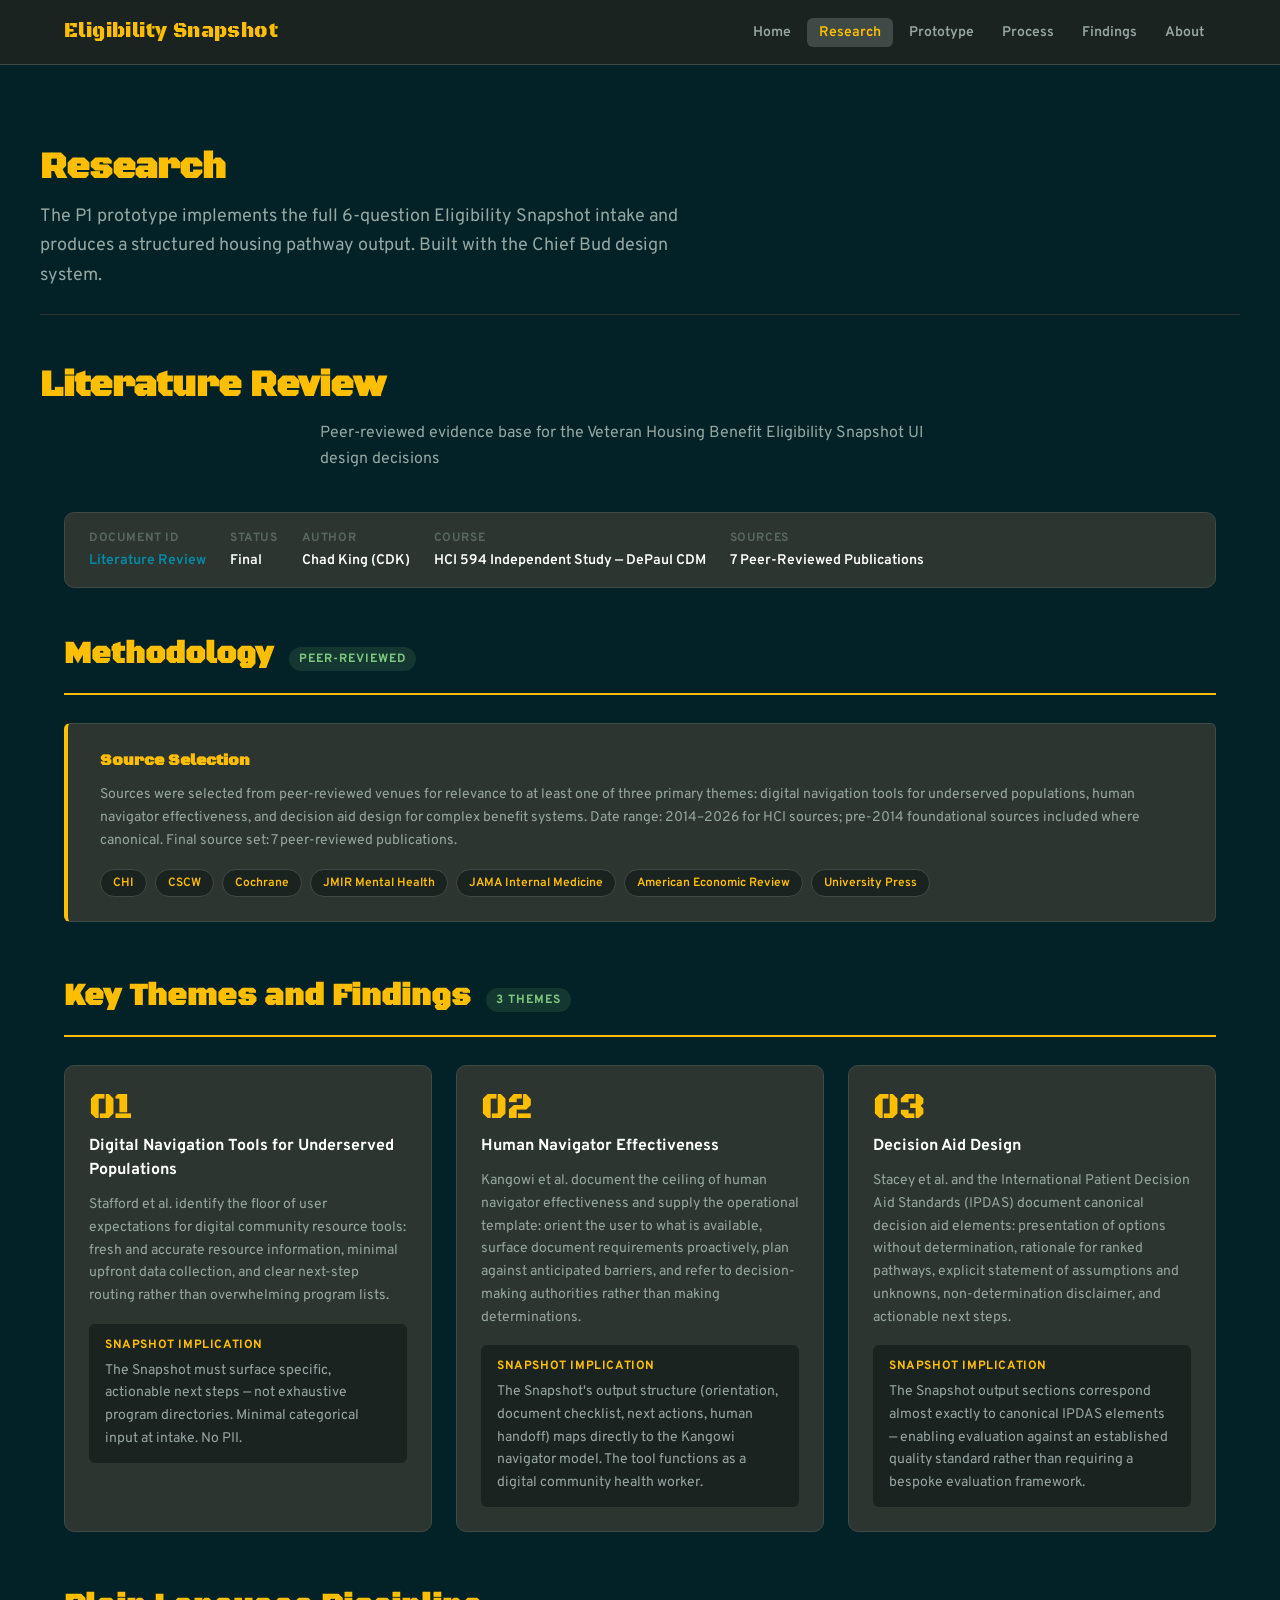
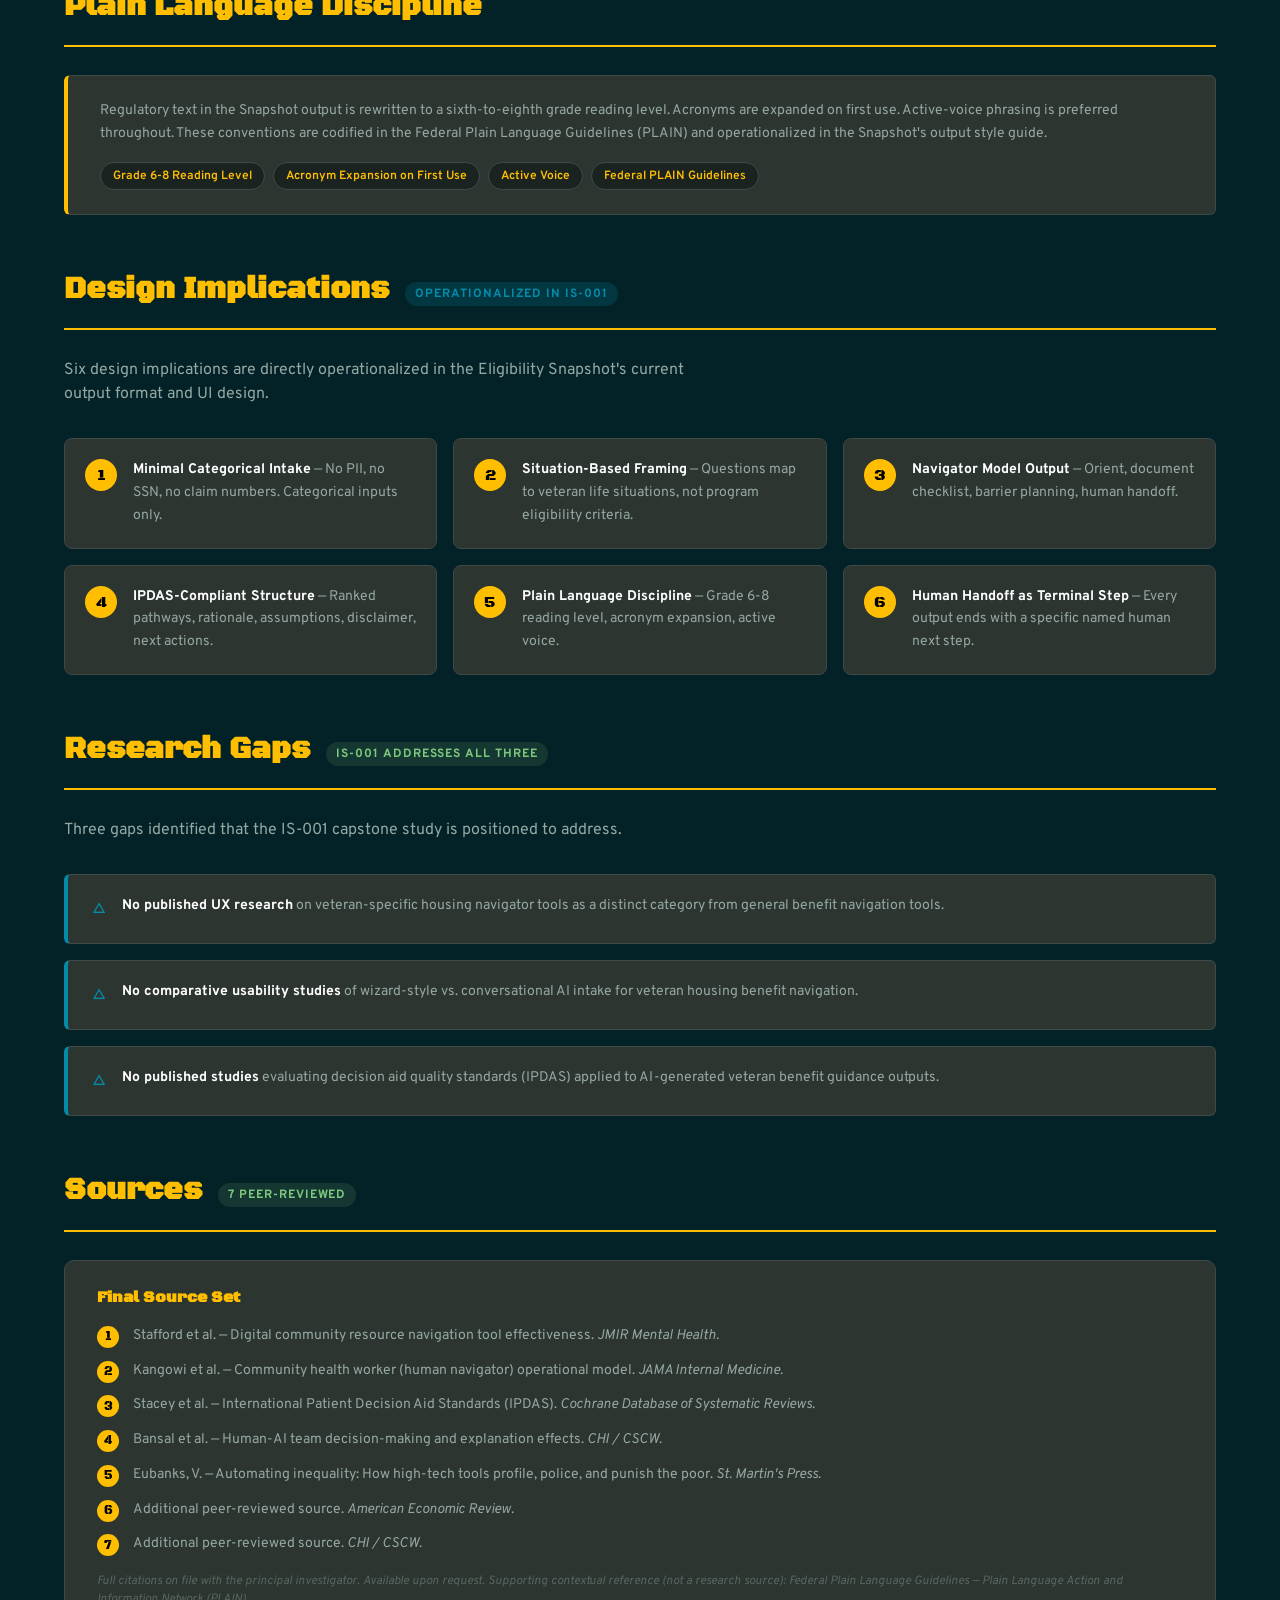
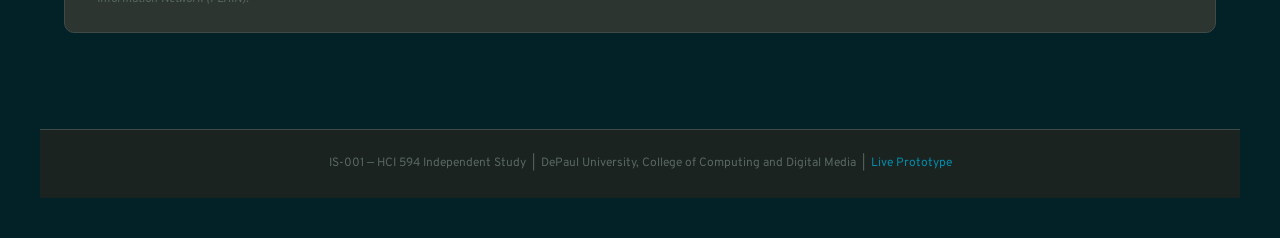
<file: research.html>
<!DOCTYPE html>
<html lang="en">
<head>
  <meta charset="UTF-8" />
  <meta name="viewport" content="width=device-width, initial-scale=1.0" />
  <title>Research | Veteran Housing Benefit Eligibility Snapshot — IS-001</title>
  <meta name="description" content="Literature review and research foundation for the Chief Bud Eligibility Snapshot UI. IS-001 DePaul HCI 594." />
  <link rel="stylesheet" href="assets/css/styles.css" />
</head>
<body>

  <!-- ===== NAV ===== -->
  <nav class="site-nav">
    <div class="nav-inner">
      <a href="index.html" class="nav-logo">Eligibility Snapshot</a>
      <button class="nav-toggle" aria-label="Toggle navigation" onclick="this.closest('nav').querySelector('.nav-links').classList.toggle('is-open')">
        <span></span><span></span><span></span>
      </button>
      <ul class="nav-links">
        <li><a href="index.html">Home</a></li>
        <li><a href="research.html" class="active">Research</a></li>
        <li><a href="prototype.html">Prototype</a></li>
        <li><a href="process.html">Process</a></li>
        <li><a href="findings.html">Findings</a></li>
        <li><a href="about.html">About</a></li>
      </ul>
    </div>
  </nav>
  <!-- ===== MAIN ===== -->
     <main class="site-main">
    <div class="container">

      <div class="page-header">
      
        <h1 class="page-header__title">Research</h1>
        <p class="page-header__desc">The P1 prototype implements the full 6-question Eligibility Snapshot intake and produces a structured housing pathway output. Built with the Chief Bud design system.</p>
      </div>

    <h1 class="page-header__title">Literature Review</h1>
    <p class="page-hero__subtitle">Peer-reviewed evidence base for the Veteran Housing Benefit Eligibility Snapshot UI design decisions</p>

  <main class="site-main">
    <div class="container">

      <!-- DOC META -->
      <div class="doc-meta">
        <div class="doc-meta-item">
          <span class="doc-meta-item__label">Document ID</span>
          <span class="doc-meta-item__value"><a target="_blank" href="Veteran_Housing_Benefit_Eligibility_Snapshot_Literature_Review_FINAL.pdf">Literature Review</a></span>
        </div>
        <div class="doc-meta-item">
          <span class="doc-meta-item__label">Status</span>
          <span class="doc-meta-item__value">Final</span>
        </div>
        <div class="doc-meta-item">
          <span class="doc-meta-item__label">Author</span>
          <span class="doc-meta-item__value">Chad King (CDK)</span>
        </div>
        <div class="doc-meta-item">
          <span class="doc-meta-item__label">Course</span>
          <span class="doc-meta-item__value">HCI 594 Independent Study — DePaul CDM</span>
        </div>
        <div class="doc-meta-item">
          <span class="doc-meta-item__label">Sources</span>
          <span class="doc-meta-item__value">7 Peer-Reviewed Publications</span>
        </div>
      </div>

      <!-- METHODOLOGY -->
      <section class="section-block">
        <div class="section-header">
          <h2 class="section-title">Methodology</h2>
          <span class="badge badge--complete">Peer-Reviewed</span>
        </div>
        <div class="methodology-block">
          <h3 class="methodology-block__title">Source Selection</h3>
          <p class="methodology-block__body">Sources were selected from peer-reviewed venues for relevance to at least one of three primary themes: digital navigation tools for underserved populations, human navigator effectiveness, and decision aid design for complex benefit systems. Date range: 2014–2026 for HCI sources; pre-2014 foundational sources included where canonical. Final source set: 7 peer-reviewed publications.</p>
          <ul class="tag-list">
            <li>CHI</li>
            <li>CSCW</li>
            <li>Cochrane</li>
            <li>JMIR Mental Health</li>
            <li>JAMA Internal Medicine</li>
            <li>American Economic Review</li>
            <li>University Press</li>
          </ul>
        </div>
      </section>

      <!-- KEY THEMES -->
      <section class="section-block">
        <div class="section-header">
          <h2 class="section-title">Key Themes and Findings</h2>
          <span class="badge badge--complete">3 Themes</span>
        </div>
        <div class="theme-grid">

          <div class="theme-card">
            <div class="theme-card__number">01</div>
            <h3 class="theme-card__title">Digital Navigation Tools for Underserved Populations</h3>
            <p class="theme-card__body">Stafford et al. identify the floor of user expectations for digital community resource tools: fresh and accurate resource information, minimal upfront data collection, and clear next-step routing rather than overwhelming program lists.</p>
            <div class="theme-card__implication">
              <span class="theme-card__implication-label">Snapshot Implication</span>
              <span class="theme-card__implication-body">The Snapshot must surface specific, actionable next steps — not exhaustive program directories. Minimal categorical input at intake. No PII.</span>
            </div>
          </div>

          <div class="theme-card">
            <div class="theme-card__number">02</div>
            <h3 class="theme-card__title">Human Navigator Effectiveness</h3>
            <p class="theme-card__body">Kangowi et al. document the ceiling of human navigator effectiveness and supply the operational template: orient the user to what is available, surface document requirements proactively, plan against anticipated barriers, and refer to decision-making authorities rather than making determinations.</p>
            <div class="theme-card__implication">
              <span class="theme-card__implication-label">Snapshot Implication</span>
              <span class="theme-card__implication-body">The Snapshot's output structure (orientation, document checklist, next actions, human handoff) maps directly to the Kangowi navigator model. The tool functions as a digital community health worker.</span>
            </div>
          </div>

          <div class="theme-card">
            <div class="theme-card__number">03</div>
            <h3 class="theme-card__title">Decision Aid Design</h3>
            <p class="theme-card__body">Stacey et al. and the International Patient Decision Aid Standards (IPDAS) document canonical decision aid elements: presentation of options without determination, rationale for ranked pathways, explicit statement of assumptions and unknowns, non-determination disclaimer, and actionable next steps.</p>
            <div class="theme-card__implication">
              <span class="theme-card__implication-label">Snapshot Implication</span>
              <span class="theme-card__implication-body">The Snapshot output sections correspond almost exactly to canonical IPDAS elements — enabling evaluation against an established quality standard rather than requiring a bespoke evaluation framework.</span>
            </div>
          </div>

        </div>
      </section>

      <!-- PLAIN LANGUAGE -->
      <section class="section-block">
        <div class="section-header">
          <h2 class="section-title">Plain Language Discipline</h2>
        </div>
        <div class="methodology-block">
          <p class="methodology-block__body">Regulatory text in the Snapshot output is rewritten to a sixth-to-eighth grade reading level. Acronyms are expanded on first use. Active-voice phrasing is preferred throughout. These conventions are codified in the Federal Plain Language Guidelines (PLAIN) and operationalized in the Snapshot's output style guide.</p>
          <ul class="tag-list">
            <span>Grade 6-8 Reading Level</span>
            <span>Acronym Expansion on First Use</span>
            <span>Active Voice</span>
            <span>Federal PLAIN Guidelines</span>
          </ul>
        </div>
      </section>

      <!-- DESIGN IMPLICATIONS -->
      <section class="section-block">
        <div class="section-header">
          <h2 class="section-title">Design Implications</h2>
          <span class="badge badge--in-progress">Operationalized in IS-001</span>
        </div>
        <p class="section-subtitle">Six design implications are directly operationalized in the Eligibility Snapshot's current output format and UI design.</p>
        <div class="implication-grid">
          <div class="implication-card">
            <div class="implication-card__num">1</div>
            <p class="implication-card__body"><strong>Minimal Categorical Intake</strong> — No PII, no SSN, no claim numbers. Categorical inputs only.</p>
          </div>
          <div class="implication-card">
            <div class="implication-card__num">2</div>
            <p class="implication-card__body"><strong>Situation-Based Framing</strong> — Questions map to veteran life situations, not program eligibility criteria.</p>
          </div>
          <div class="implication-card">
            <div class="implication-card__num">3</div>
            <p class="implication-card__body"><strong>Navigator Model Output</strong> — Orient, document checklist, barrier planning, human handoff.</p>
          </div>
          <div class="implication-card">
            <div class="implication-card__num">4</div>
            <p class="implication-card__body"><strong>IPDAS-Compliant Structure</strong> — Ranked pathways, rationale, assumptions, disclaimer, next actions.</p>
          </div>
          <div class="implication-card">
            <div class="implication-card__num">5</div>
            <p class="implication-card__body"><strong>Plain Language Discipline</strong> — Grade 6-8 reading level, acronym expansion, active voice.</p>
          </div>
          <div class="implication-card">
            <div class="implication-card__num">6</div>
            <p class="implication-card__body"><strong>Human Handoff as Terminal Step</strong> — Every output ends with a specific named human next step.</p>
          </div>
        </div>
      </section>

      <!-- RESEARCH GAPS -->
      <section class="section-block">
        <div class="section-header">
          <h2 class="section-title">Research Gaps</h2>
          <span class="badge badge--complete">IS-001 Addresses All Three</span>
        </div>
        <p class="section-subtitle">Three gaps identified that the IS-001 capstone study is positioned to address.</p>
        <div class="gaps-list">
          <div class="gap-item">
            <div class="gap-item__icon">&#9651;</div>
            <p class="gap-item__body"><strong>No published UX research</strong> on veteran-specific housing navigator tools as a distinct category from general benefit navigation tools.</p>
          </div>
          <div class="gap-item">
            <div class="gap-item__icon">&#9651;</div>
            <p class="gap-item__body"><strong>No comparative usability studies</strong> of wizard-style vs. conversational AI intake for veteran housing benefit navigation.</p>
          </div>
          <div class="gap-item">
            <div class="gap-item__icon">&#9651;</div>
            <p class="gap-item__body"><strong>No published studies</strong> evaluating decision aid quality standards (IPDAS) applied to AI-generated veteran benefit guidance outputs.</p>
          </div>
        </div>
      </section>

      <!-- SOURCES -->
      <section class="section-block">
        <div class="section-header">
          <h2 class="section-title">Sources</h2>
          <span class="badge badge--complete">7 Peer-Reviewed</span>
        </div>
        <div class="sources-block">
          <h3 class="sources-block__title">Final Source Set</h3>
          <ol class="sources-list">
            <li>Stafford et al. — Digital community resource navigation tool effectiveness. <em>JMIR Mental Health.</em></li>
            <li>Kangowi et al. — Community health worker (human navigator) operational model. <em>JAMA Internal Medicine.</em></li>
            <li>Stacey et al. — International Patient Decision Aid Standards (IPDAS). <em>Cochrane Database of Systematic Reviews.</em></li>
            <li>Bansal et al. — Human-AI team decision-making and explanation effects. <em>CHI / CSCW.</em></li>
            <li>Eubanks, V. — Automating inequality: How high-tech tools profile, police, and punish the poor. <em>St. Martin's Press.</em></li>
            <li>Additional peer-reviewed source. <em>American Economic Review.</em></li>
            <li>Additional peer-reviewed source. <em>CHI / CSCW.</em></li>
          </ol>
          <p class="sources-note">Full citations on file with the principal investigator. Available upon request. Supporting contextual reference (not a research source): Federal Plain Language Guidelines — Plain Language Action and Information Network (PLAIN).</p>
        </div>
      </section>

    </div>
  </main>

  <!-- ===== FOOTER ===== -->
  <footer class="site-footer">
    <p>IS-001 — HCI 594 Independent Study &nbsp;|&nbsp; DePaul University, College of Computing and Digital Media &nbsp;|&nbsp; <a href="https://pilot-dev.chiefbud.com" target="_blank" rel="noopener">Live Prototype</a></p>
  </footer>

</body>
</html>
</file>
<file: assets/css/styles.css>
/* ============================================================
   Chief Bud Design System — globals.css
   IS-001 Eligibility Snapshot UI — DePaul HCI 594
   ============================================================ */

@import url('https://fonts.googleapis.com/css2?family=Black+Ops+One&family=Overpass:wght@400;600;700&display=swap');

:root {
  /* Brand Colors */
  --color-cb-gold: hsl(45, 100%, 50%);
  --color-cb-purple: hsl(267, 48%, 25%);
  --color-cb-blue: hsl(191, 95%, 34%);
  --color-cb-red: hsl(4, 71%, 62%);
  --color-cb-green: hsl(188, 91%, 8%);
  --color-cb-drab: hsl(119, 22%, 45%);
  --color-cb-white: #FFFFFF;
  --color-cb-black: #000000;

  /* Grey Scale */
  --color-cb-grey-950: hsl(163, 21%, 6%);
  --color-cb-grey-900: hsl(165, 13%, 12%);
  --color-cb-grey-800: hsl(147, 9%, 19%);
  --color-cb-grey-700: hsl(164, 8%, 27%);
  --color-cb-grey-600: hsl(160, 8%, 37%);
  --color-cb-grey-500: hsl(161, 7%, 46%);
  --color-cb-grey-400: hsl(163, 9%, 62%);
  --color-cb-grey-300: hsl(164, 9%, 77%);
  --color-cb-grey-200: hsl(163, 11%, 88%);
  --color-cb-grey-100: hsl(165, 13%, 94%);
  --color-cb-grey-50: hsl(180, 12%, 97%);

  /* Semantic Aliases */
  --color-surface: hsl(188, 91%, 8%);
  --color-surface-raised: hsl(165, 13%, 12%);
  --color-surface-card: hsl(147, 9%, 19%);
  --color-primary: hsl(45, 100%, 50%);
  --color-primary-fg: hsl(0, 0%, 0%);
  --color-text-base: hsl(0, 0%, 100%);
  --color-text-muted: hsl(163, 9%, 62%);
  --color-text-subtle: hsl(160, 8%, 37%);
  --color-border: hsl(164, 8%, 27%);
  --color-border-subtle: hsl(147, 9%, 19%);
  --color-accent: hsl(191, 95%, 34%);
  --color-destructive: hsl(4, 71%, 62%);

  /* Typography */
  --font-display: 'Black Ops One', serif;
  --font-sans: 'Overpass', sans-serif;

  /* Type Scale */
  --text-6xl: 3.75rem;
  --text-5xl: 3rem;
  --text-4xl: 2.25rem;
  --text-3xl: 1.875rem;
  --text-2xl: 1.5rem;
  --text-xl: 1.25rem;
  --text-lg: 1.125rem;
  --text-base: 1rem;
  --text-sm: 0.875rem;
  --text-xs: 0.75rem;

  /* Line Heights */
  --leading-tight: 1.25;
  --leading-snug: 1.375;
  --leading-normal: 1.5;
  --leading-relaxed: 1.625;
}

/* ============================================================
   Reset & Base
   ============================================================ */

*, *::before, *::after {
  box-sizing: border-box;
  margin: 0;
  padding: 0;
}

html {
  font-size: 16px;
  scroll-behavior: smooth;
}

body {
  font-family: var(--font-sans);
  font-size: var(--text-base);
  line-height: var(--leading-normal);
  color: var(--color-text-base);
  background-color: var(--color-surface);
  min-height: 100vh;
  display: flex;
  flex-direction: column;
}

a {
  color: var(--color-accent);
  text-decoration: none;
  transition: color 120ms ease;
}

a:hover {
  color: var(--color-primary);
}

img {
  max-width: 100%;
  height: auto;
}

/* ============================================================
   Navigation
   ============================================================ */

.site-nav {
  background-color: var(--color-surface-raised);
  border-bottom: 1px solid var(--color-border);
  position: sticky;
  top: 0;
  z-index: 100;
}

.nav-inner {
  max-width: 1200px;
  margin: 0 auto;
  padding: 0 1.5rem;
  display: flex;
  align-items: center;
  justify-content: space-between;
  height: 64px;
  gap: 2rem;
}

.nav-logo {
  font-family: var(--font-display);
  font-size: var(--text-xl);
  color: var(--color-primary);
  text-decoration: none;
  white-space: nowrap;
  letter-spacing: 0.02em;
}

.nav-logo:hover {
  color: var(--color-primary);
  opacity: 0.85;
}

.nav-links {
  display: flex;
  align-items: center;
  gap: 0.25rem;
  list-style: none;
  flex-wrap: wrap;
}

.nav-links a {
  font-family: var(--font-sans);
  font-size: var(--text-sm);
  font-weight: 600;
  color: var(--color-text-muted);
  text-decoration: none;
  padding: 0.375rem 0.75rem;
  border-radius: 6px;
  transition: color 120ms ease, background-color 120ms ease;
}

.nav-links a:hover,
.nav-links a.active {
  color: var(--color-text-base);
  background-color: var(--color-border);
}

.nav-links a.active {
  color: var(--color-primary);
}

.nav-toggle {
  display: none;
  background: none;
  border: none;
  cursor: pointer;
  padding: 0.5rem;
  color: var(--color-text-base);
}

.nav-toggle span {
  display: block;
  width: 22px;
  height: 2px;
  background-color: currentColor;
  margin: 5px 0;
  transition: 120ms ease;
}

/* ============================================================
   Main Content
   ============================================================ */

.site-main {
  flex: 1;
  padding: 2.5rem 1.5rem;
}

.container {
  max-width: 1200px;
  margin: 0 auto;
}

.container--narrow {
  max-width: 800px;
  margin: 0 auto;
}

/* ============================================================
   Footer
   ============================================================ */

.site-footer {
  background-color: var(--color-surface-raised);
  border-top: 1px solid var(--color-border);
  padding: 1.5rem;
  text-align: center;
}

.site-footer p {
  font-family: var(--font-sans);
  font-size: var(--text-xs);
  color: var(--color-text-subtle);
  line-height: var(--leading-relaxed);
}

/* ============================================================
   Hero Section
   ============================================================ */

.hero {
  text-align: center;
  padding: 4rem 0 3rem;
}

.hero__title {
  font-family: var(--font-display);
  font-size: var(--text-5xl);
  color: var(--color-primary);
  line-height: var(--leading-tight);
  margin-bottom: 1rem;
  letter-spacing: 0.02em;
}

.hero__subtitle {
  font-family: var(--font-sans);
  font-size: var(--text-xl);
  color: var(--color-text-muted);
  line-height: var(--leading-relaxed);
  max-width: 640px;
  margin: 0 auto 2.5rem;
}

/* ============================================================
   Cards
   ============================================================ */

.card {
  background-color: var(--color-surface-card);
  border: 1px solid var(--color-border);
  border-radius: 12px;
  padding: 1.75rem;
}

.card__label {
  font-family: var(--font-sans);
  font-size: var(--text-xs);
  font-weight: 700;
  text-transform: uppercase;
  letter-spacing: 0.1em;
  color: var(--color-primary);
  margin-bottom: 0.5rem;
}

.card__title {
  font-family: var(--font-sans);
  font-size: var(--text-xl);
  font-weight: 700;
  color: var(--color-text-base);
  margin-bottom: 0.75rem;
  line-height: var(--leading-snug);
}

.card__body {
  font-family: var(--font-sans);
  font-size: var(--text-base);
  color: var(--color-text-muted);
  line-height: var(--leading-relaxed);
}

.card-grid {
  display: grid;
  gap: 1.25rem;
}

.card-grid--2 {
  grid-template-columns: repeat(2, 1fr);
}

.card-grid--3 {
  grid-template-columns: repeat(3, 1fr);
}

/* ============================================================
   Buttons
   ============================================================ */

.btn {
  display: inline-flex;
  align-items: center;
  justify-content: center;
  gap: 0.5rem;
  font-family: var(--font-sans);
  font-weight: 600;
  border: none;
  cursor: pointer;
  text-decoration: none;
  transition: background-color 120ms ease, transform 120ms ease;
  white-space: nowrap;
}

.btn:active {
  transform: scale(0.96);
}

/* Sizes */
.btn--sm {
  padding: 6px 12px;
  font-size: 13px;
  border-radius: 6px;
}

.btn--md {
  padding: 10px 18px;
  font-size: 15px;
  border-radius: 8px;
}

.btn--lg {
  padding: 14px 24px;
  font-size: 17px;
  border-radius: 10px;
}

/* Tones */
.btn--primary {
  background-color: var(--color-primary);
  color: var(--color-primary-fg);
}

.btn--primary:hover {
  background-color: #E6AC00;
  color: var(--color-primary-fg);
}

.btn--accent {
  background-color: var(--color-accent);
  color: #FFFFFF;
}

.btn--accent:hover {
  background-color: #037A94;
  color: #FFFFFF;
}

.btn--destructive {
  background-color: var(--color-destructive);
  color: #FFFFFF;
}

.btn--destructive:hover {
  background-color: #D0534A;
  color: #FFFFFF;
}

.btn--muted {
  background-color: var(--color-text-subtle);
  color: #FFFFFF;
}

.btn--muted:hover {
  background-color: #4A5754;
  color: #FFFFFF;
}

/* ============================================================
   Section Headings
   ============================================================ */

.section-title {
  font-family: var(--font-display);
  font-size: var(--text-3xl);
  color: var(--color-primary);
  line-height: var(--leading-tight);
  margin-bottom: 0.5rem;
}

.section-subtitle {
  font-size: var(--text-base);
  color: var(--color-text-muted);
  margin-bottom: 2rem;
  max-width: 640px;
}

.section-block {
  margin-bottom: 3.5rem;
}

/* ============================================================
   Tables
   ============================================================ */

.table-wrap {
  overflow-x: auto;
  border-radius: 10px;
  border: 1px solid var(--color-border);
}

table {
  width: 100%;
  border-collapse: collapse;
  font-size: var(--text-sm);
}

thead {
  background-color: var(--color-surface-raised);
}

thead th {
  font-family: var(--font-sans);
  font-weight: 700;
  font-size: var(--text-xs);
  text-transform: uppercase;
  letter-spacing: 0.08em;
  color: var(--color-text-muted);
  padding: 0.75rem 1rem;
  text-align: left;
  border-bottom: 1px solid var(--color-border);
  white-space: nowrap;
}

tbody tr {
  border-bottom: 1px solid var(--color-border-subtle);
  transition: background-color 120ms ease;
}

tbody tr:last-child {
  border-bottom: none;
}

tbody tr:hover {
  background-color: var(--color-surface-raised);
}

tbody td {
  padding: 0.875rem 1rem;
  color: var(--color-text-base);
  vertical-align: top;
  line-height: var(--leading-relaxed);
}

/* ============================================================
   Badges / Status
   ============================================================ */

.badge {
  display: inline-flex;
  align-items: center;
  padding: 3px 10px;
  border-radius: 999px;
  font-size: var(--text-xs);
  font-weight: 700;
  text-transform: uppercase;
  letter-spacing: 0.08em;
}

.badge--complete {
  background-color: rgba(90, 140, 90, 0.2);
  color: #7EC87E;
}

.badge--in-progress {
  background-color: rgba(4, 139, 168, 0.2);
  color: var(--color-accent);
}

.badge--pending {
  background-color: rgba(150, 168, 163, 0.15);
  color: var(--color-text-muted);
}

/* ============================================================
   Severity indicators
   ============================================================ */

.sev {
  display: inline-flex;
  align-items: center;
  gap: 0.35rem;
  font-size: var(--text-xs);
  font-weight: 700;
}

.sev--1 { color: var(--color-text-muted); }
.sev--2 { color: var(--color-cb-gold); }
.sev--3 { color: var(--color-destructive); }
.sev--4 { color: #FF4136; }

/* ============================================================
   Banner / Alert
   ============================================================ */

.banner {
  padding: 1rem 1.5rem;
  border-radius: 10px;
  border: 1px solid;
  margin-bottom: 2rem;
  font-size: var(--text-sm);
  line-height: var(--leading-relaxed);
}

.banner--accent {
  background-color: rgba(4, 139, 168, 0.12);
  border-color: rgba(4, 139, 168, 0.4);
  color: #6BD6EC;
}

/* ============================================================
   Color Swatches
   ============================================================ */

.swatch-grid {
  display: flex;
  flex-wrap: wrap;
  gap: 0.75rem;
  margin-top: 0.75rem;
}

.swatch {
  display: flex;
  flex-direction: column;
  align-items: center;
  gap: 0.375rem;
}

.swatch__color {
  width: 56px;
  height: 56px;
  border-radius: 8px;
  border: 1px solid var(--color-border);
}

.swatch__label {
  font-size: var(--text-xs);
  color: var(--color-text-muted);
  text-align: center;
  line-height: 1.3;
}

/* ============================================================
   Detail / Info Lists
   ============================================================ */

.info-list {
  list-style: none;
  display: flex;
  flex-direction: column;
  gap: 0.625rem;
}

.info-list li {
  display: flex;
  gap: 0.5rem;
  font-size: var(--text-sm);
  line-height: var(--leading-relaxed);
  color: var(--color-text-muted);
}

.info-list li::before {
  content: '›';
  color: var(--color-primary);
  font-weight: 700;
  flex-shrink: 0;
  margin-top: 1px;
}

.dl-grid {
  display: grid;
  grid-template-columns: auto 1fr;
  gap: 0.5rem 1.25rem;
  font-size: var(--text-sm);
}

.dl-grid dt {
  color: var(--color-text-muted);
  font-weight: 600;
  white-space: nowrap;
}

.dl-grid dd {
  color: var(--color-text-base);
}

/* ============================================================
   Divider
   ============================================================ */

.divider {
  border: none;
  border-top: 1px solid var(--color-border);
  margin: 2.5rem 0;
}

/* ============================================================
   Page header strip
   ============================================================ */

.page-header {
  padding: 2.5rem 0 1.5rem;
  border-bottom: 1px solid var(--color-border-subtle);
  margin-bottom: 3rem;
}

.page-header__eyebrow {
  font-size: var(--text-xs);
  font-weight: 700;
  text-transform: uppercase;
  letter-spacing: 0.1em;
  color: var(--color-accent);
  margin-bottom: 0.5rem;
}

.page-header__title {
  font-family: var(--font-display);
  font-size: var(--text-4xl);
  color: var(--color-primary);
  line-height: var(--leading-tight);
  margin-bottom: 0.75rem;
}

.page-header__desc {
  font-size: var(--text-lg);
  color: var(--color-text-muted);
  max-width: 640px;
  line-height: var(--leading-relaxed);
}

/* ============================================================
   Artifact cards
   ============================================================ */

.artifact-card {
  background-color: var(--color-surface-card);
  border: 1px solid var(--color-border);
  border-radius: 12px;
  padding: 1.5rem;
}

.artifact-card__id {
  font-size: var(--text-xs);
  font-weight: 700;
  letter-spacing: 0.1em;
  color: var(--color-accent);
  margin-bottom: 0.25rem;
  text-transform: uppercase;
}

.artifact-card__title {
  font-size: var(--text-lg);
  font-weight: 700;
  color: var(--color-text-base);
  margin-bottom: 0.5rem;
}

.artifact-card__desc {
  font-size: var(--text-sm);
  color: var(--color-text-muted);
  margin-bottom: 1rem;
  line-height: var(--leading-relaxed);
}

.artifact-card__status {
  display: inline-flex;
  align-items: center;
  gap: 0.4rem;
  font-size: var(--text-xs);
  font-weight: 600;
  color: var(--color-text-subtle);
}

.artifact-card__status::before {
  content: '';
  display: block;
  width: 6px;
  height: 6px;
  border-radius: 50%;
  background-color: var(--color-text-subtle);
}

.artifact-card__status--ready::before {
  background-color: #7EC87E;
}

.artifact-card__status--ready {
  color: #7EC87E;
}

/* ============================================================
   Protocol section
   ============================================================ */

.protocol-grid {
  display: grid;
  grid-template-columns: repeat(2, 1fr);
  gap: 1.25rem;
}

.protocol-item {
  background-color: var(--color-surface-card);
  border: 1px solid var(--color-border);
  border-radius: 10px;
  padding: 1.25rem 1.5rem;
}

.protocol-item__label {
  font-size: var(--text-xs);
  font-weight: 700;
  text-transform: uppercase;
  letter-spacing: 0.08em;
  color: var(--color-text-subtle);
  margin-bottom: 0.375rem;
}

.protocol-item__value {
  font-size: var(--text-base);
  color: var(--color-text-base);
  line-height: var(--leading-relaxed);
}

/* ============================================================
   About page specifics
   ============================================================ */

.about-card {
  background-color: var(--color-surface-card);
  border: 1px solid var(--color-border);
  border-radius: 12px;
  padding: 2rem;
}

.about-card + .about-card {
  margin-top: 1.25rem;
}

.about-card__heading {
  font-family: var(--font-display);
  font-size: var(--text-xl);
  color: var(--color-primary);
  margin-bottom: 1.25rem;
}

/* ============================================================
   Findings empty state
   ============================================================ */

.empty-state {
  background-color: var(--color-surface-card);
  border: 1px dashed var(--color-border);
  border-radius: 12px;
  padding: 3rem 2rem;
  text-align: center;
}

.empty-state__text {
  font-size: var(--text-base);
  color: var(--color-text-subtle);
  line-height: var(--leading-relaxed);
}

/* ============================================================
   Severity Key
   ============================================================ */

.sev-key {
  display: flex;
  flex-wrap: wrap;
  gap: 1rem 2rem;
  padding: 1rem 1.5rem;
  background-color: var(--color-surface-card);
  border: 1px solid var(--color-border);
  border-radius: 10px;
  font-size: var(--text-sm);
}

.sev-key__item {
  display: flex;
  align-items: center;
  gap: 0.5rem;
}

/* ============================================================
   Page Hero (research.html and inner pages)
   ============================================================ */

.page-hero {
  background: linear-gradient(135deg, var(--color-cb-green) 0%, var(--color-surface-raised) 100%);
  border-bottom: 1px solid var(--color-border);
  padding: 3rem 1.5rem;
  text-align: center;
}

.page-hero__title {
  font-family: var(--font-display);
  font-size: var(--text-4xl);
  color: var(--color-primary);
  line-height: var(--leading-tight);
  margin-bottom: 0.5rem;
}

.page-hero__subtitle {
  font-size: var(--text-base);
  color: var(--color-text-muted);
  max-width: 640px;
  margin: 0 auto;
  line-height: var(--leading-relaxed);
}

/* ============================================================
   Section Header (research page sections)
   ============================================================ */

.section-header {
  display: flex;
  align-items: center;
  gap: 1rem;
  margin-bottom: 1.75rem;
  padding-bottom: 0.75rem;
  border-bottom: 2px solid var(--color-primary);
}

/* ============================================================
   Doc Meta strip
   ============================================================ */

.doc-meta {
  background-color: var(--color-surface-card);
  border: 1px solid var(--color-border);
  border-radius: 10px;
  padding: 1rem 1.5rem;
  margin-bottom: 3rem;
  display: flex;
  flex-wrap: wrap;
  gap: 1.5rem;
}

.doc-meta-item {
  font-size: var(--text-sm);
}

.doc-meta-item__label {
  display: block;
  font-size: var(--text-xs);
  font-weight: 700;
  text-transform: uppercase;
  letter-spacing: 0.05em;
  color: var(--color-text-subtle);
  margin-bottom: 0.2rem;
}

.doc-meta-item__value {
  color: var(--color-text-base);
  font-weight: 600;
}

/* ============================================================
   Methodology Block
   ============================================================ */

.methodology-block {
  background-color: var(--color-surface-card);
  border: 1px solid var(--color-border);
  border-left: 4px solid var(--color-primary);
  border-radius: 6px;
  padding: 1.5rem 2rem;
}

.methodology-block__title {
  font-family: var(--font-display);
  color: var(--color-primary);
  font-size: var(--text-base);
  margin-bottom: 0.75rem;
}

.methodology-block__body {
  color: var(--color-text-muted);
  font-size: var(--text-sm);
  line-height: var(--leading-relaxed);
}

/* ============================================================
   Tag List (pill tags)
   ============================================================ */

.tag-list {
  list-style: none;
  display: flex;
  flex-wrap: wrap;
  gap: 0.5rem;
  margin-top: 1rem;
}

.tag-list li,
.tag-list span {
  background-color: var(--color-surface-raised);
  border: 1px solid var(--color-border);
  color: var(--color-primary);
  font-size: var(--text-xs);
  font-weight: 600;
  padding: 0.25rem 0.75rem;
  border-radius: 20px;
}

/* ============================================================
   Theme Grid and Cards
   ============================================================ */

.theme-grid {
  display: grid;
  grid-template-columns: repeat(auto-fit, minmax(300px, 1fr));
  gap: 1.5rem;
}

.theme-card {
  background-color: var(--color-surface-card);
  border: 1px solid var(--color-border);
  border-radius: 10px;
  padding: 1.5rem;
  transition: border-color 120ms ease, transform 120ms ease;
}

.theme-card:hover {
  border-color: var(--color-primary);
  transform: translateY(-2px);
}

.theme-card__number {
  font-family: var(--font-display);
  color: var(--color-primary);
  font-size: var(--text-4xl);
  line-height: 1;
  margin-bottom: 0.5rem;
}

.theme-card__title {
  font-size: var(--text-base);
  font-weight: 700;
  color: var(--color-text-base);
  margin-bottom: 0.75rem;
}

.theme-card__body {
  font-size: var(--text-sm);
  color: var(--color-text-muted);
  line-height: var(--leading-relaxed);
  margin-bottom: 1rem;
}

.theme-card__implication {
  background-color: var(--color-surface-raised);
  border-radius: 6px;
  padding: 0.75rem 1rem;
}

.theme-card__implication-label {
  display: block;
  font-size: var(--text-xs);
  font-weight: 700;
  text-transform: uppercase;
  letter-spacing: 0.05em;
  color: var(--color-primary);
  margin-bottom: 0.35rem;
}

.theme-card__implication-body {
  display: block;
  font-size: var(--text-sm);
  color: var(--color-text-muted);
  line-height: var(--leading-relaxed);
}

/* ============================================================
   Implication Grid and Cards
   ============================================================ */

.implication-grid {
  display: grid;
  grid-template-columns: repeat(auto-fit, minmax(280px, 1fr));
  gap: 1rem;
}

.implication-card {
  background-color: var(--color-surface-card);
  border: 1px solid var(--color-border);
  border-radius: 8px;
  padding: 1.25rem;
  display: flex;
  gap: 1rem;
  align-items: flex-start;
}

.implication-card__num {
  background-color: var(--color-primary);
  color: var(--color-primary-fg);
  font-family: var(--font-display);
  font-size: var(--text-base);
  width: 32px;
  height: 32px;
  border-radius: 50%;
  display: flex;
  align-items: center;
  justify-content: center;
  flex-shrink: 0;
}

.implication-card__body {
  font-size: var(--text-sm);
  color: var(--color-text-muted);
  line-height: var(--leading-relaxed);
}

.implication-card__body strong {
  color: var(--color-text-base);
}

/* ============================================================
   Gaps List
   ============================================================ */

.gaps-list {
  display: flex;
  flex-direction: column;
  gap: 1rem;
}

.gap-item {
  background-color: var(--color-surface-card);
  border: 1px solid var(--color-border);
  border-left: 4px solid var(--color-accent);
  border-radius: 6px;
  padding: 1.25rem 1.5rem;
  display: flex;
  gap: 1rem;
  align-items: flex-start;
}

.gap-item__icon {
  color: var(--color-accent);
  font-size: var(--text-lg);
  flex-shrink: 0;
  margin-top: 1px;
}

.gap-item__body {
  font-size: var(--text-sm);
  color: var(--color-text-muted);
  line-height: var(--leading-relaxed);
}

.gap-item__body strong {
  color: var(--color-text-base);
}

/* ============================================================
   Sources Block
   ============================================================ */

.sources-block {
  background-color: var(--color-surface-card);
  border: 1px solid var(--color-border);
  border-radius: 10px;
  padding: 1.5rem 2rem;
}

.sources-block__title {
  font-family: var(--font-display);
  color: var(--color-primary);
  font-size: var(--text-base);
  margin-bottom: 1rem;
}

.sources-list {
  list-style: none;
  counter-reset: source-counter;
  display: flex;
  flex-direction: column;
  gap: 0.75rem;
}

.sources-list li {
  counter-increment: source-counter;
  font-size: var(--text-sm);
  color: var(--color-text-muted);
  line-height: var(--leading-relaxed);
  padding-left: 2.25rem;
  position: relative;
}

.sources-list li::before {
  content: counter(source-counter);
  position: absolute;
  left: 0;
  background-color: var(--color-primary);
  color: var(--color-primary-fg);
  font-family: var(--font-display);
  font-size: var(--text-xs);
  width: 22px;
  height: 22px;
  border-radius: 50%;
  display: flex;
  align-items: center;
  justify-content: center;
  top: 1px;
}

.sources-note {
  margin-top: 1rem;
  font-size: var(--text-xs);
  color: var(--color-text-subtle);
  font-style: italic;
}

/* ============================================================
   Responsive — research page additions
   ============================================================ */

@media (max-width: 768px) {
  .page-hero__title {
    font-size: var(--text-3xl);
  }

  .theme-grid,
  .implication-grid {
    grid-template-columns: 1fr;
  }

  .doc-meta {
    gap: 1rem;
  }
}

/* ============================================================
   Responsive
   ============================================================ */

@media (max-width: 768px) {
  .nav-links {
    display: none;
    flex-direction: column;
    position: absolute;
    top: 64px;
    left: 0;
    right: 0;
    background-color: var(--color-surface-raised);
    border-bottom: 1px solid var(--color-border);
    padding: 1rem;
    gap: 0.25rem;
  }

  .nav-links.is-open {
    display: flex;
  }

  .nav-toggle {
    display: block;
  }

  .site-nav {
    position: relative;
  }

  .hero__title {
    font-size: var(--text-4xl);
  }

  .hero__subtitle {
    font-size: var(--text-base);
  }

  .card-grid--2,
  .card-grid--3 {
    grid-template-columns: 1fr;
  }

  .protocol-grid {
    grid-template-columns: 1fr;
  }

  .page-header__title {
    font-size: var(--text-3xl);
  }

  .section-title {
    font-size: var(--text-2xl);
  }

  .table-wrap {
    font-size: var(--text-xs);
  }
}

@media (max-width: 480px) {
  .hero__title {
    font-size: var(--text-3xl);
  }

  .site-main {
    padding: 1.5rem 1rem;
  }

  .btn--lg {
    padding: 12px 20px;
    font-size: 15px;
  }
}
</file>
